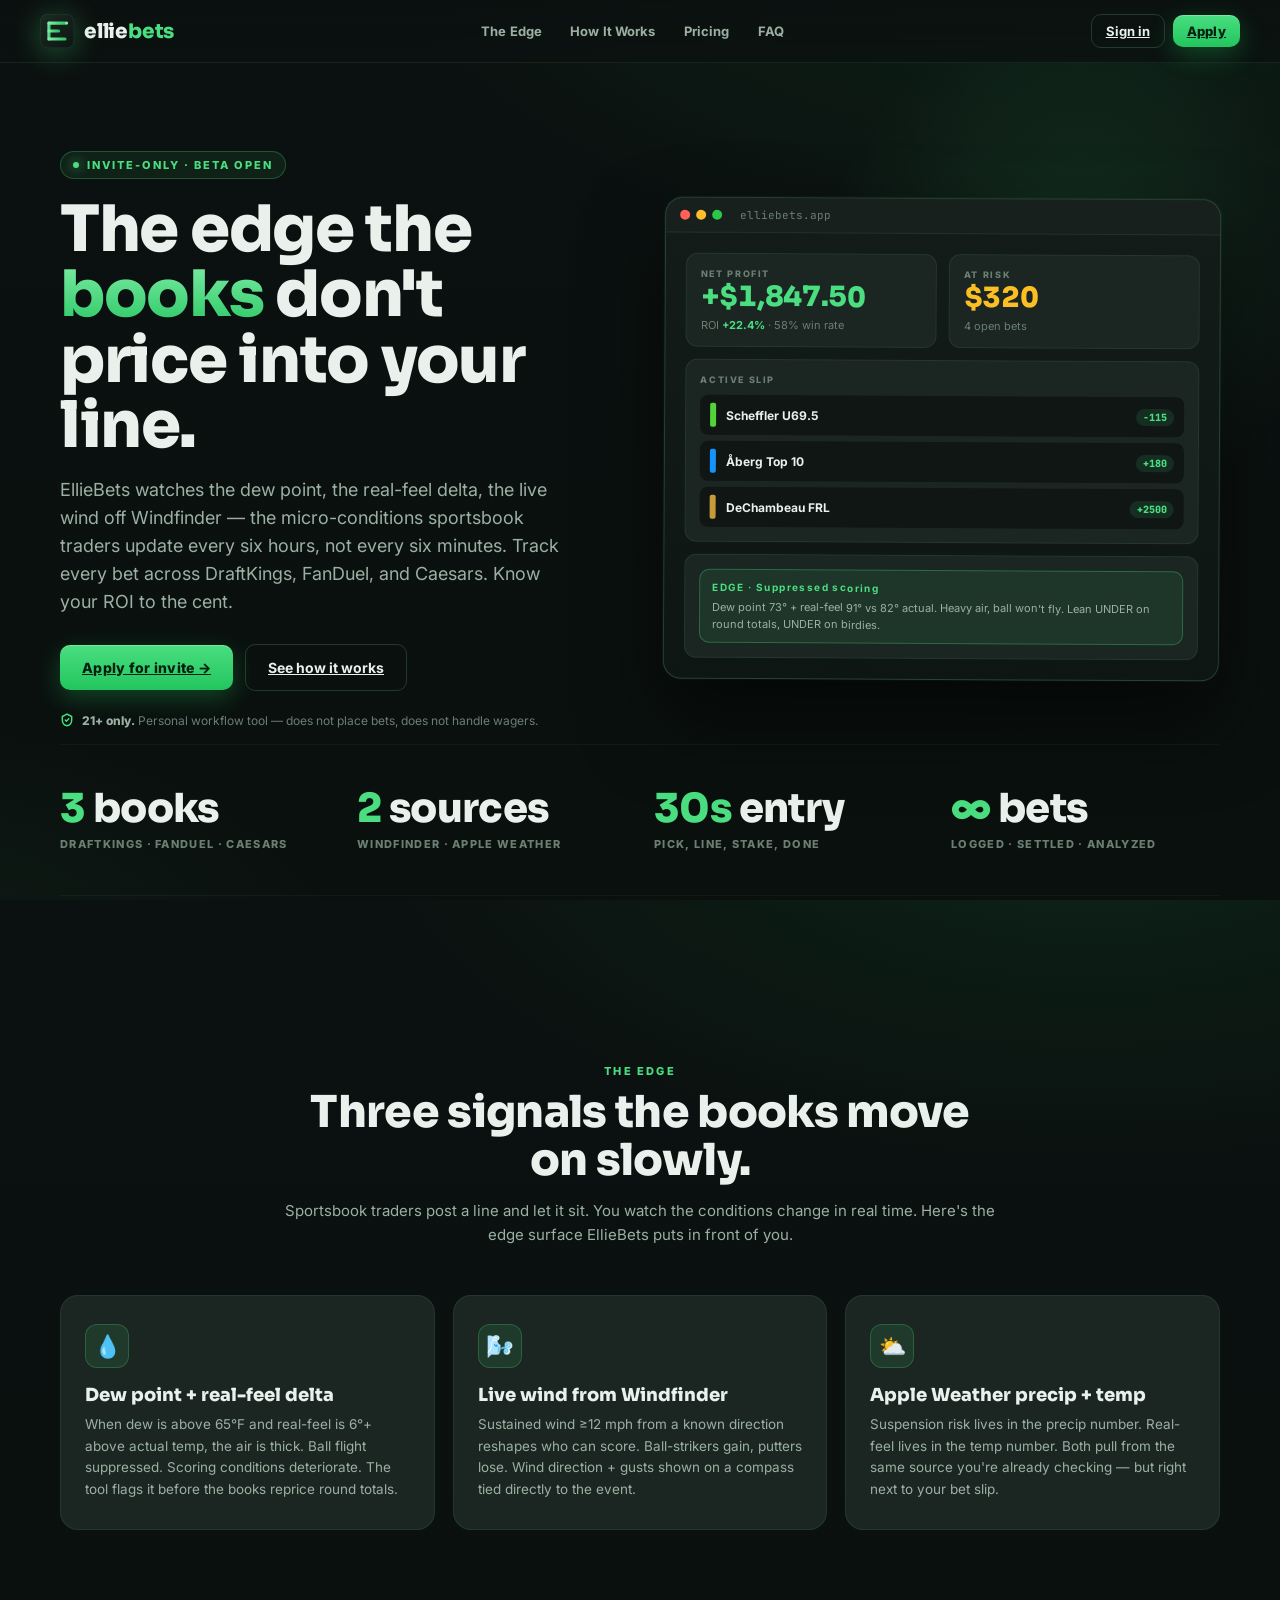
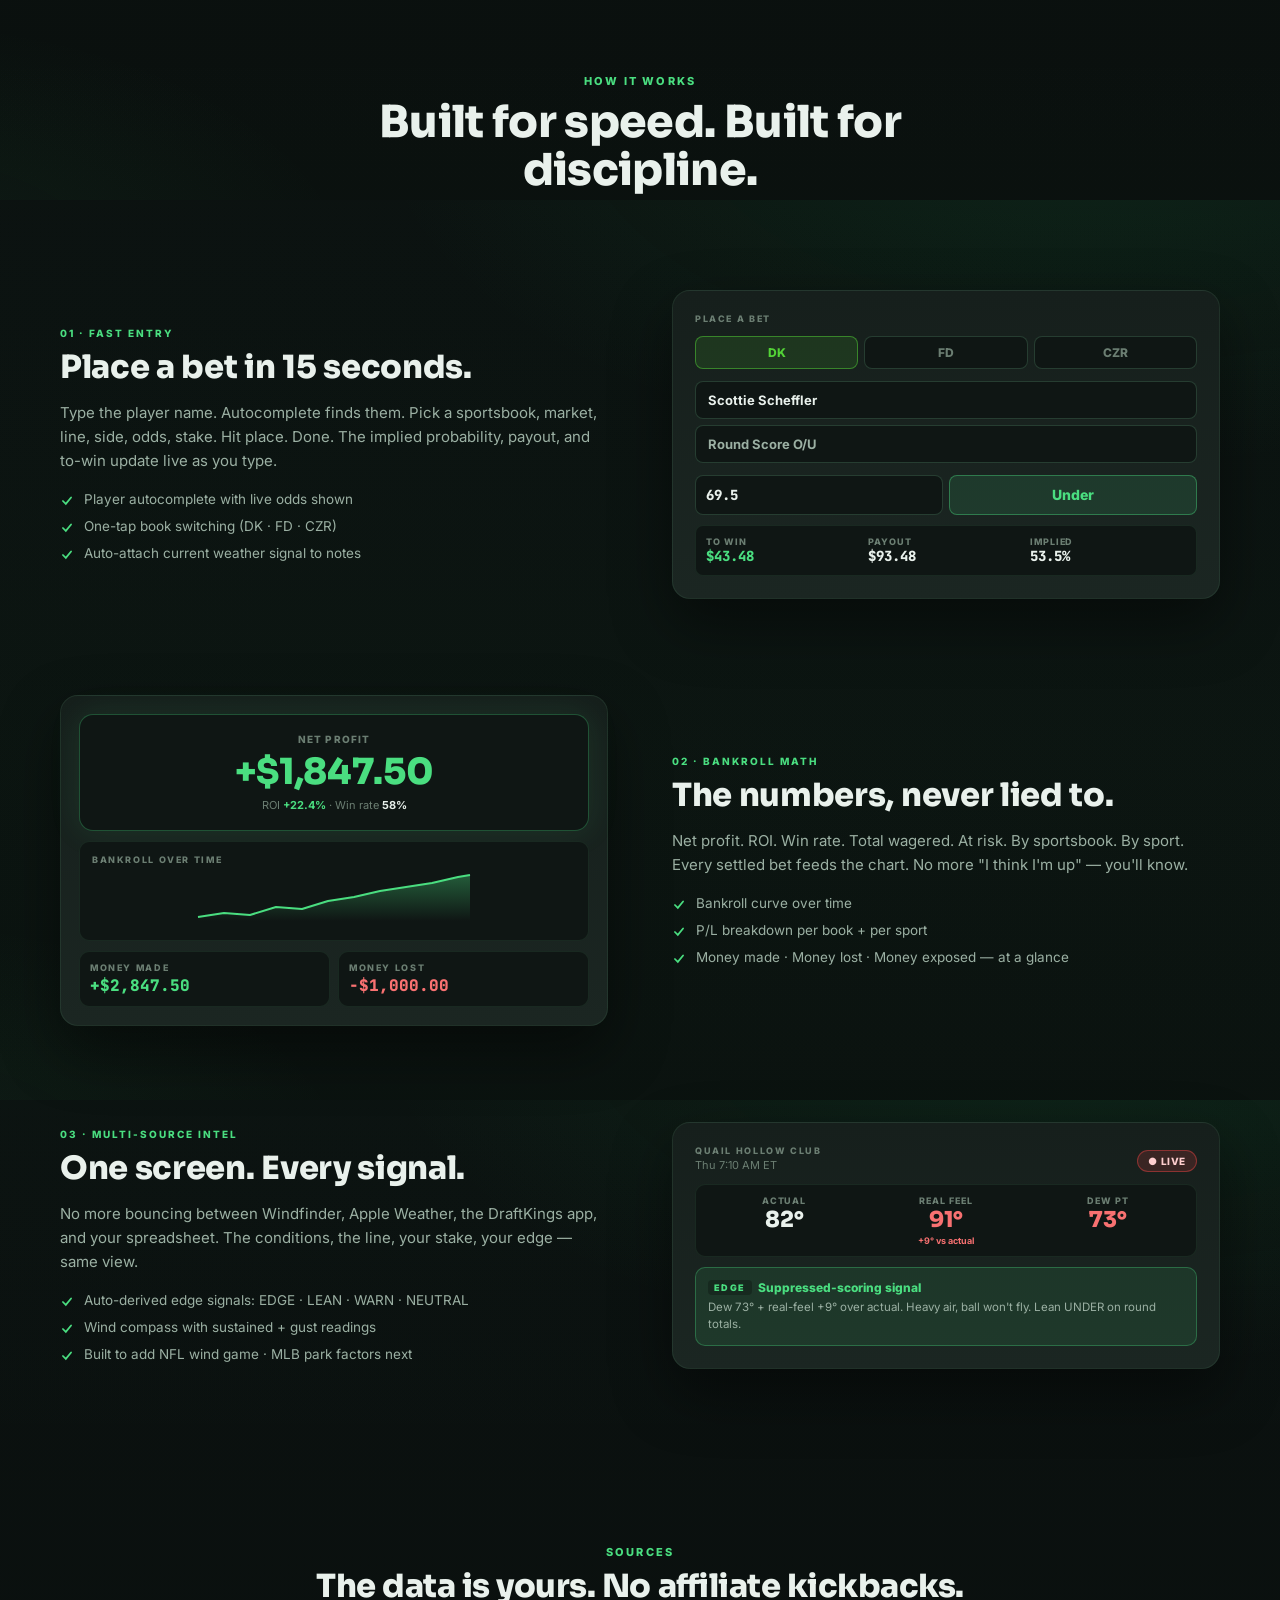
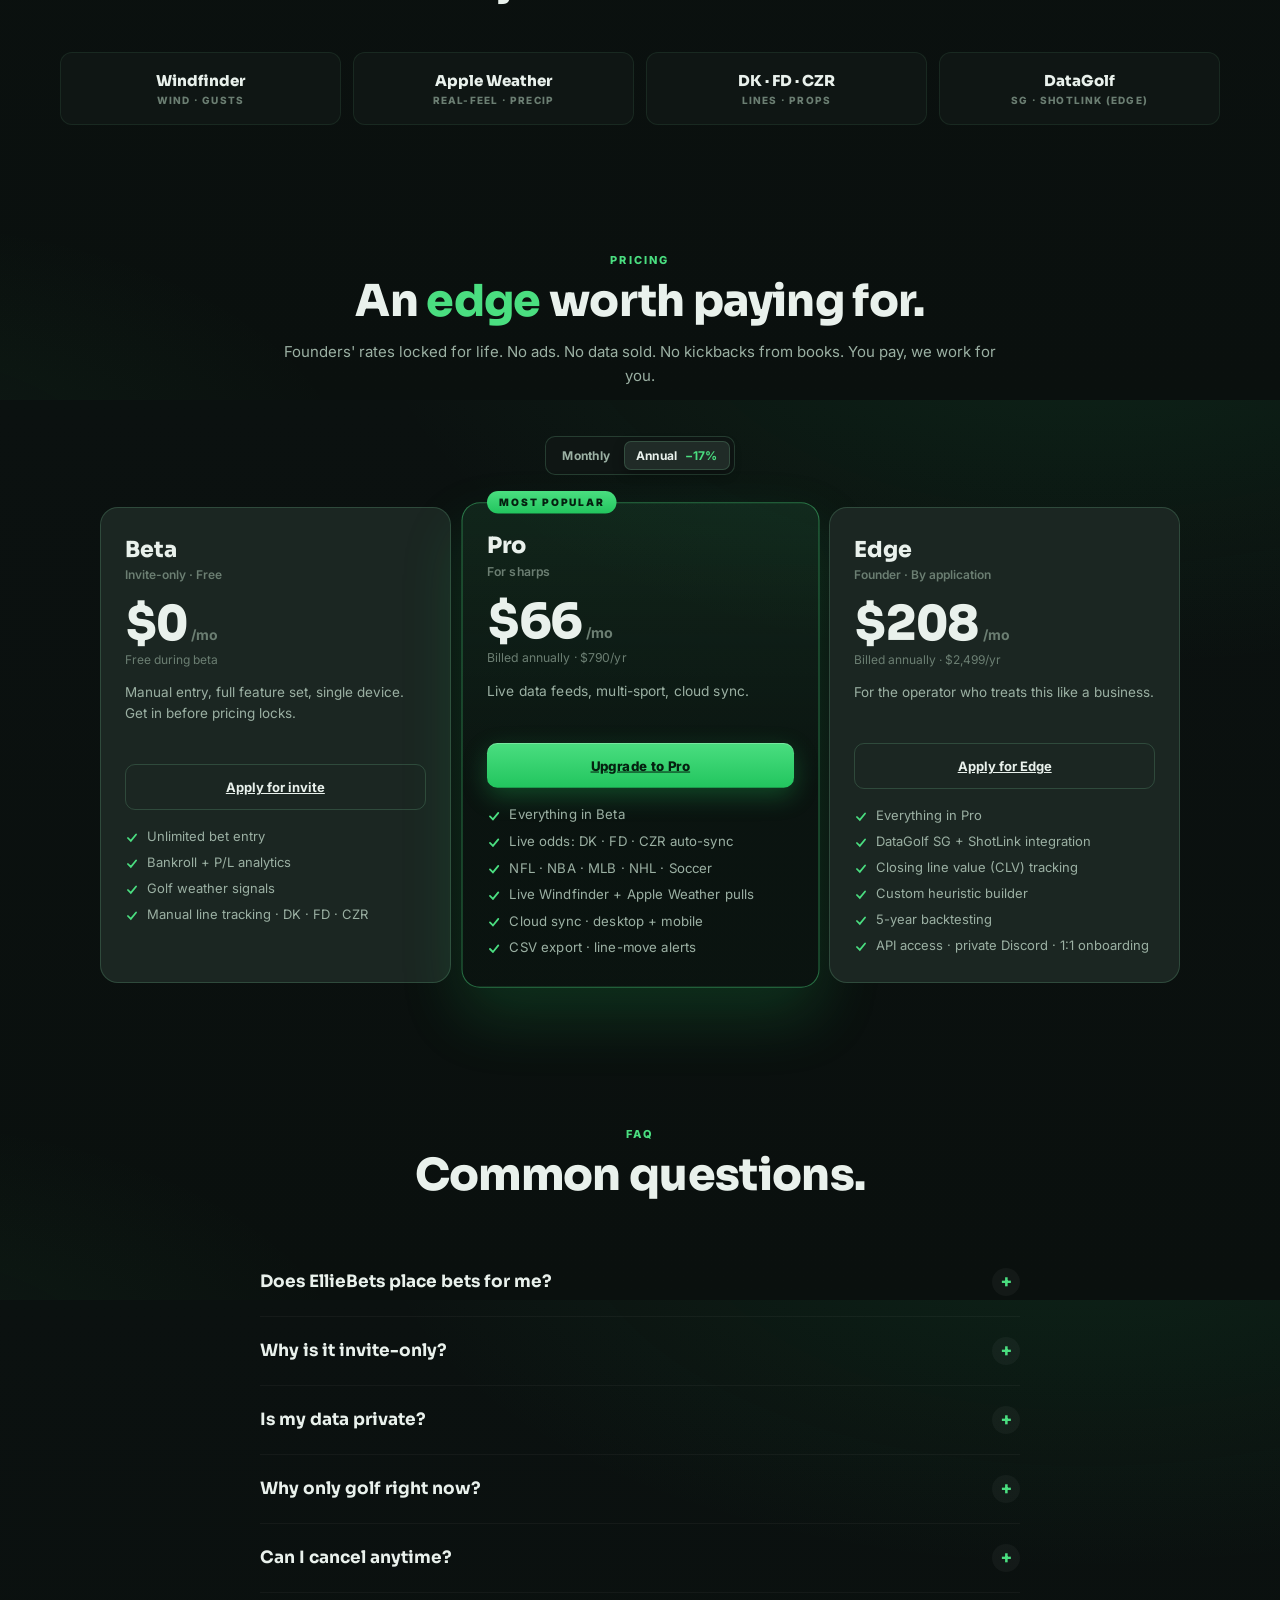
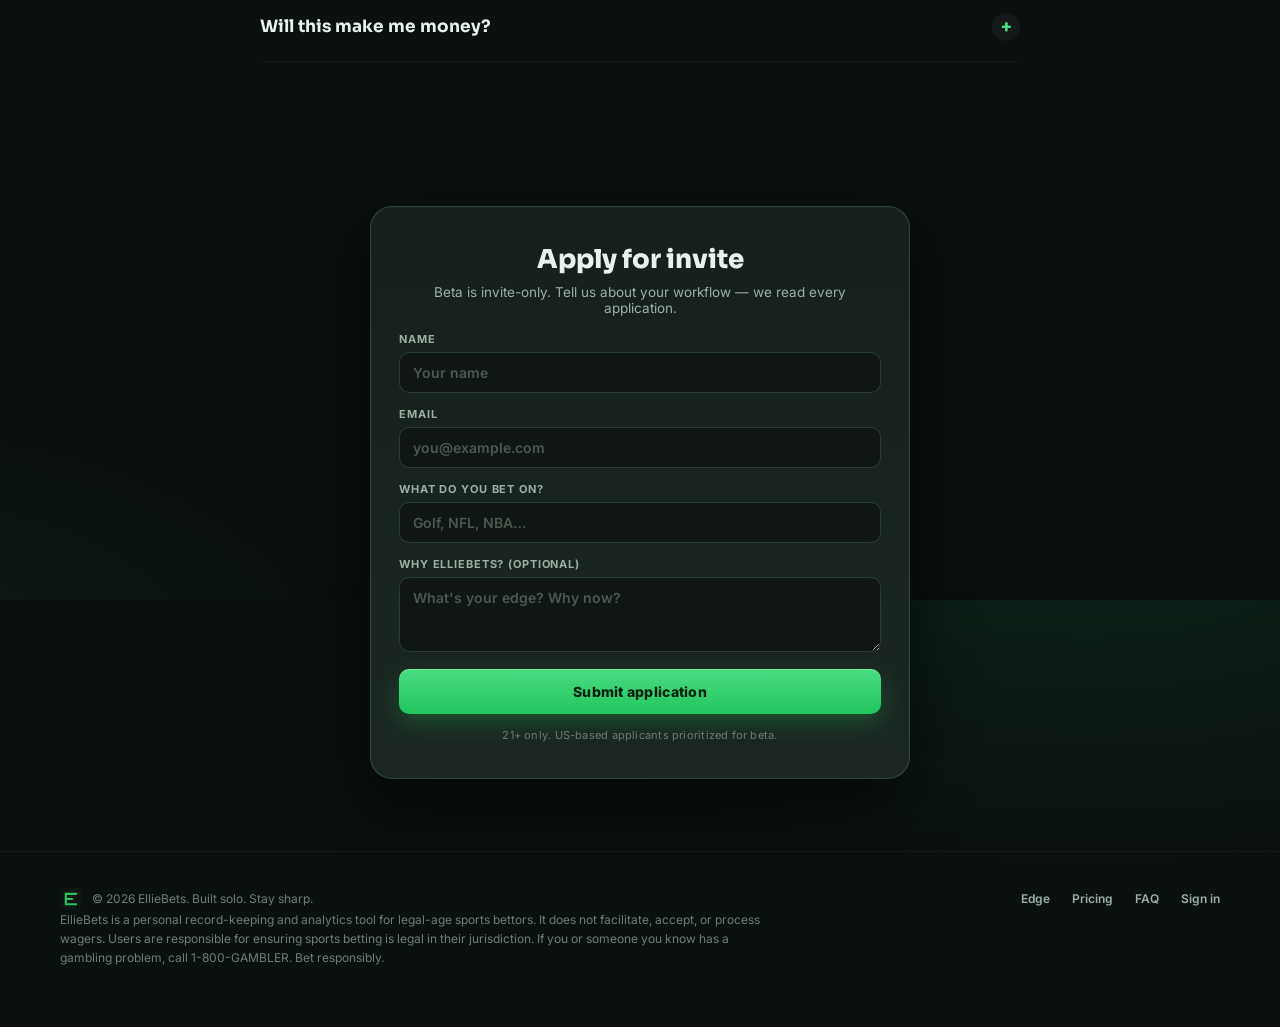
<file: index.html>
<!DOCTYPE html>
<html lang="en">
<head>
  <meta charset="UTF-8" />
  <meta name="viewport" content="width=device-width, initial-scale=1, viewport-fit=cover" />
  <title>EllieBets — The private edge-tracker for serious sports bettors</title>
  <meta name="description" content="A private, invite-only sports betting workflow tool. Live weather signals, multi-book line tracking, and the bankroll math that books don't show you. Built by one bettor, for serious bettors." />
  <meta name="theme-color" content="#0b1110" />

  <link rel="icon" href="data:image/svg+xml;utf8,<svg xmlns='http://www.w3.org/2000/svg' viewBox='0 0 64 64'><rect width='64' height='64' rx='14' fill='%230e1613'/><rect x='14' y='14' width='6' height='36' rx='3' fill='%2322c55e'/><rect x='14' y='14' width='36' height='6' rx='3' fill='%2322c55e'/><rect x='14' y='29' width='24' height='6' rx='3' fill='%2322c55e'/><rect x='14' y='44' width='36' height='6' rx='3' fill='%2322c55e'/><circle cx='50' cy='17' r='3' fill='%2386efac'/></svg>" />

  <link rel="stylesheet" href="src/styles.css" />
  <link rel="stylesheet" href="src/landing.css" />
</head>
<body>

  <!-- ── Nav ─────────────────────────────────────────── -->
  <header class="lp-nav">
    <div class="lp-wrap lp-nav-inner">
      <a href="#top" style="display: inline-flex; align-items: center; gap: 10px; text-decoration: none; color: inherit;">
        <svg width="34" height="34" viewBox="0 0 64 64" aria-label="EllieBets" role="img"
             style="filter: drop-shadow(0 4px 14px rgba(74,222,128,0.35));">
          <defs>
            <linearGradient id="ebTile" x1="0" y1="0" x2="1" y2="1">
              <stop offset="0%" stop-color="#1c2a23" /><stop offset="100%" stop-color="#0e1613" />
            </linearGradient>
            <linearGradient id="ebBar" x1="0" y1="0" x2="1" y2="0">
              <stop offset="0%" stop-color="#86efac" /><stop offset="100%" stop-color="#22c55e" />
            </linearGradient>
          </defs>
          <rect x="0" y="0" width="64" height="64" rx="14" fill="url(#ebTile)" />
          <rect x="0.5" y="0.5" width="63" height="63" rx="13.5" fill="none" stroke="rgba(74,222,128,0.18)" />
          <rect x="14" y="14" width="6" height="36" rx="3" fill="url(#ebBar)" />
          <rect x="14" y="14" width="36" height="6" rx="3" fill="url(#ebBar)" />
          <rect x="14" y="29" width="24" height="6" rx="3" fill="url(#ebBar)" opacity="0.95" />
          <rect x="14" y="44" width="36" height="6" rx="3" fill="url(#ebBar)" />
          <circle cx="50" cy="17" r="3" fill="#86efac" />
        </svg>
        <span style="font-family: var(--eb-font-display); font-weight: 900; font-size: 20px; letter-spacing: -0.01em;">
          <span style="color: var(--eb-fg-1);">ellie</span><span style="color: var(--eb-green);">bets</span>
        </span>
      </a>

      <nav class="lp-nav-links">
        <a href="#edge">The Edge</a>
        <a href="#how">How It Works</a>
        <a href="#pricing">Pricing</a>
        <a href="#faq">FAQ</a>
      </nav>

      <div class="lp-nav-cta">
        <a href="EllieBets.html" class="eb-btn eb-btn-ghost" style="padding: 8px 14px; font-size: 13px;">Sign in</a>
        <a href="#apply" class="eb-btn eb-btn-primary" style="padding: 8px 14px; font-size: 13px;">Apply</a>
        <button class="lp-mobile-toggle" aria-label="Menu" onclick="document.querySelector('.lp-mobile-menu').classList.toggle('open')">
          <svg viewBox="0 0 24 24" fill="none" stroke="currentColor" stroke-width="2.5" stroke-linecap="round">
            <line x1="4" y1="7" x2="20" y2="7"/>
            <line x1="4" y1="12" x2="20" y2="12"/>
            <line x1="4" y1="17" x2="20" y2="17"/>
          </svg>
        </button>
      </div>
    </div>
    <div class="lp-wrap">
      <div class="lp-mobile-menu">
        <a href="#edge" onclick="document.querySelector('.lp-mobile-menu').classList.remove('open')">The Edge</a>
        <a href="#how" onclick="document.querySelector('.lp-mobile-menu').classList.remove('open')">How It Works</a>
        <a href="#pricing" onclick="document.querySelector('.lp-mobile-menu').classList.remove('open')">Pricing</a>
        <a href="#faq" onclick="document.querySelector('.lp-mobile-menu').classList.remove('open')">FAQ</a>
        <a href="EllieBets.html">Sign in →</a>
      </div>
    </div>
  </header>

  <!-- ── Hero ────────────────────────────────────────── -->
  <section class="lp-hero" id="top">
    <div class="lp-wrap">
      <div class="lp-hero-grid">
        <div>
          <span class="lp-eyebrow">Invite-only · Beta open</span>
          <h1 class="lp-h1">
            The edge the <em>books</em> don't price into your line.
          </h1>
          <p class="lp-sub">
            EllieBets watches the dew point, the real-feel delta, the live wind off Windfinder — the micro-conditions sportsbook traders update every six hours, not every six minutes. Track every bet across DraftKings, FanDuel, and Caesars. Know your ROI to the cent.
          </p>

          <div class="lp-cta-row">
            <a href="#apply" class="eb-btn eb-btn-primary">Apply for invite →</a>
            <a href="#how" class="eb-btn eb-btn-ghost">See how it works</a>
          </div>

          <div class="lp-trustline">
            <svg width="14" height="14" viewBox="0 0 24 24" fill="none" stroke="var(--eb-green)" stroke-width="2.5" stroke-linecap="round">
              <path d="M12 2L4 6v6c0 5 3.5 9 8 10 4.5-1 8-5 8-10V6l-8-4z"/>
              <path d="M9 12l2 2 4-4"/>
            </svg>
            <span><strong>21+ only.</strong> Personal workflow tool — does not place bets, does not handle wagers.</span>
          </div>
        </div>

        <!-- Mockup -->
        <div class="lp-mockup">
          <div class="lp-mockup-bar">
            <i></i><i></i><i></i>
            <span>elliebets.app</span>
          </div>
          <div class="lp-mockup-body">
            <div class="lp-mockup-card">
              <div class="lp-mock-label">Net Profit</div>
              <div class="lp-mock-stat">+$1,847.50</div>
              <div style="font-size: 11px; color: var(--eb-fg-3); margin-top: 4px;">ROI <span style="color: var(--eb-green); font-weight: 700;">+22.4%</span> · 58% win rate</div>
            </div>
            <div class="lp-mockup-card">
              <div class="lp-mock-label">At Risk</div>
              <div class="lp-mock-stat" style="color: var(--eb-push);">$320</div>
              <div style="font-size: 11px; color: var(--eb-fg-3); margin-top: 4px;">4 open bets</div>
            </div>
            <div class="lp-mockup-card span-2">
              <div class="lp-mock-label" style="margin-bottom: 10px;">Active Slip</div>
              <div class="lp-mock-row">
                <span style="width: 6px; height: 24px; background: #53d337; border-radius: 2px;"></span>
                <span>Scheffler U69.5</span>
                <span class="lp-mock-pill">−115</span>
              </div>
              <div class="lp-mock-row">
                <span style="width: 6px; height: 24px; background: #1493ff; border-radius: 2px;"></span>
                <span>Åberg Top 10</span>
                <span class="lp-mock-pill">+180</span>
              </div>
              <div class="lp-mock-row">
                <span style="width: 6px; height: 24px; background: #c79b3a; border-radius: 2px;"></span>
                <span>DeChambeau FRL</span>
                <span class="lp-mock-pill">+2500</span>
              </div>
            </div>
            <div class="lp-mockup-card span-2">
              <div class="lp-mock-edge">
                <b>EDGE · Suppressed scoring</b>
                Dew point 73° + real-feel 91° vs 82° actual. Heavy air, ball won't fly. Lean UNDER on round totals, UNDER on birdies.
              </div>
            </div>
          </div>
        </div>
      </div>

      <!-- Stats strip -->
      <div class="lp-stats">
        <div>
          <div class="lp-stat-num"><em>3</em> books</div>
          <div class="lp-stat-cap">DraftKings · FanDuel · Caesars</div>
        </div>
        <div>
          <div class="lp-stat-num"><em>2</em> sources</div>
          <div class="lp-stat-cap">Windfinder · Apple Weather</div>
        </div>
        <div>
          <div class="lp-stat-num"><em>30s</em> entry</div>
          <div class="lp-stat-cap">Pick, line, stake, done</div>
        </div>
        <div>
          <div class="lp-stat-num"><em>∞</em> bets</div>
          <div class="lp-stat-cap">Logged · Settled · Analyzed</div>
        </div>
      </div>
    </div>
  </section>

  <!-- ── The Edge ────────────────────────────────────── -->
  <section class="lp-section" id="edge">
    <div class="lp-wrap">
      <div class="lp-section-head">
        <div class="lp-section-eyebrow">The Edge</div>
        <h2 class="lp-section-title">Three signals the books move on slowly.</h2>
        <p class="lp-section-sub">
          Sportsbook traders post a line and let it sit. You watch the conditions change in real time. Here's the edge surface EllieBets puts in front of you.
        </p>
      </div>

      <div class="lp-edge">
        <div class="lp-edge-card">
          <div class="ico">💧</div>
          <h3>Dew point + real-feel delta</h3>
          <p>When dew is above 65°F and real-feel is 6°+ above actual temp, the air is thick. Ball flight suppressed. Scoring conditions deteriorate. The tool flags it before the books reprice round totals.</p>
        </div>
        <div class="lp-edge-card">
          <div class="ico">🌬️</div>
          <h3>Live wind from Windfinder</h3>
          <p>Sustained wind ≥12 mph from a known direction reshapes who can score. Ball-strikers gain, putters lose. Wind direction + gusts shown on a compass tied directly to the event.</p>
        </div>
        <div class="lp-edge-card">
          <div class="ico">⛅</div>
          <h3>Apple Weather precip + temp</h3>
          <p>Suspension risk lives in the precip number. Real-feel lives in the temp number. Both pull from the same source you're already checking — but right next to your bet slip.</p>
        </div>
      </div>
    </div>
  </section>

  <!-- ── How It Works ────────────────────────────────── -->
  <section class="lp-section" id="how" style="background: linear-gradient(180deg, transparent 0%, rgba(74,222,128,0.025) 50%, transparent 100%);">
    <div class="lp-wrap">
      <div class="lp-section-head">
        <div class="lp-section-eyebrow">How It Works</div>
        <h2 class="lp-section-title">Built for speed. Built for discipline.</h2>
      </div>

      <div class="lp-feature-row">
        <div>
          <div class="lp-section-eyebrow">01 · Fast entry</div>
          <h3>Place a bet in 15 seconds.</h3>
          <p>Type the player name. Autocomplete finds them. Pick a sportsbook, market, line, side, odds, stake. Hit place. Done. The implied probability, payout, and to-win update live as you type.</p>
          <ul>
            <li><svg viewBox="0 0 24 24" fill="none" stroke="var(--eb-green)" stroke-width="3" stroke-linecap="round"><path d="M5 12l5 5 9-11"/></svg> Player autocomplete with live odds shown</li>
            <li><svg viewBox="0 0 24 24" fill="none" stroke="var(--eb-green)" stroke-width="3" stroke-linecap="round"><path d="M5 12l5 5 9-11"/></svg> One-tap book switching (DK · FD · CZR)</li>
            <li><svg viewBox="0 0 24 24" fill="none" stroke="var(--eb-green)" stroke-width="3" stroke-linecap="round"><path d="M5 12l5 5 9-11"/></svg> Auto-attach current weather signal to notes</li>
          </ul>
        </div>
        <div class="lp-visual">
          <div class="lp-mock-label" style="margin-bottom: 12px;">Place a Bet</div>
          <div style="display: grid; grid-template-columns: 1fr 1fr 1fr; gap: 6px; margin-bottom: 12px;">
            <div style="padding: 8px; background: rgba(83,211,55,0.12); border: 1px solid rgba(83,211,55,0.5); border-radius: 8px; text-align: center; font-weight: 800; font-size: 12px; color: #53d337;">DK</div>
            <div style="padding: 8px; background: var(--eb-bg-1); border: 1px solid var(--eb-border-strong); border-radius: 8px; text-align: center; font-weight: 800; font-size: 12px; color: var(--eb-fg-3);">FD</div>
            <div style="padding: 8px; background: var(--eb-bg-1); border: 1px solid var(--eb-border-strong); border-radius: 8px; text-align: center; font-weight: 800; font-size: 12px; color: var(--eb-fg-3);">CZR</div>
          </div>
          <div style="padding: 10px 12px; background: var(--eb-bg-1); border: 1px solid var(--eb-border-strong); border-radius: 8px; font-size: 13px; font-weight: 700; margin-bottom: 6px;">Scottie Scheffler</div>
          <div style="padding: 10px 12px; background: var(--eb-bg-1); border: 1px solid var(--eb-border-strong); border-radius: 8px; font-size: 13px; font-weight: 700; margin-bottom: 12px; color: var(--eb-fg-2);">Round Score O/U</div>
          <div style="display: grid; grid-template-columns: 1fr 1fr; gap: 6px; margin-bottom: 6px;">
            <div style="padding: 10px; background: var(--eb-bg-1); border: 1px solid var(--eb-border-strong); border-radius: 8px; font-family: var(--eb-font-mono); font-weight: 800;">69.5</div>
            <div style="padding: 10px; background: rgba(74,222,128,0.12); border: 1px solid rgba(74,222,128,0.4); border-radius: 8px; font-weight: 800; color: var(--eb-green); text-align: center;">Under</div>
          </div>
          <div style="display: grid; grid-template-columns: repeat(3,1fr); gap: 6px; padding: 10px; background: var(--eb-bg-1); border: 1px solid var(--eb-border); border-radius: 8px; margin-top: 10px;">
            <div><div style="font-size: 9px; color: var(--eb-fg-3); letter-spacing: 0.1em; font-weight: 800;">TO WIN</div><div style="font-family: var(--eb-font-mono); font-weight: 800; color: var(--eb-green);">$43.48</div></div>
            <div><div style="font-size: 9px; color: var(--eb-fg-3); letter-spacing: 0.1em; font-weight: 800;">PAYOUT</div><div style="font-family: var(--eb-font-mono); font-weight: 800;">$93.48</div></div>
            <div><div style="font-size: 9px; color: var(--eb-fg-3); letter-spacing: 0.1em; font-weight: 800;">IMPLIED</div><div style="font-family: var(--eb-font-mono); font-weight: 800;">53.5%</div></div>
          </div>
        </div>
      </div>

      <div class="lp-feature-row reverse">
        <div>
          <div class="lp-section-eyebrow">02 · Bankroll math</div>
          <h3>The numbers, never lied to.</h3>
          <p>Net profit. ROI. Win rate. Total wagered. At risk. By sportsbook. By sport. Every settled bet feeds the chart. No more "I think I'm up" — you'll know.</p>
          <ul>
            <li><svg viewBox="0 0 24 24" fill="none" stroke="var(--eb-green)" stroke-width="3" stroke-linecap="round"><path d="M5 12l5 5 9-11"/></svg> Bankroll curve over time</li>
            <li><svg viewBox="0 0 24 24" fill="none" stroke="var(--eb-green)" stroke-width="3" stroke-linecap="round"><path d="M5 12l5 5 9-11"/></svg> P/L breakdown per book + per sport</li>
            <li><svg viewBox="0 0 24 24" fill="none" stroke="var(--eb-green)" stroke-width="3" stroke-linecap="round"><path d="M5 12l5 5 9-11"/></svg> Money made · Money lost · Money exposed — at a glance</li>
          </ul>
        </div>
        <div class="lp-visual" style="padding: 18px;">
          <div style="padding: 18px; background: var(--eb-bg-1); border: 1px solid rgba(74,222,128,0.30); border-radius: 14px; text-align: center; box-shadow: 0 0 32px rgba(74,222,128,0.10);">
            <div style="font-size: 10px; letter-spacing: 0.12em; text-transform: uppercase; color: var(--eb-fg-3); font-weight: 800;">Net Profit</div>
            <div style="font-family: var(--eb-font-display); font-weight: 900; font-size: 36px; color: var(--eb-green); letter-spacing: -0.01em; margin-top: 4px;">+$1,847.50</div>
            <div style="font-size: 11px; color: var(--eb-fg-3); margin-top: 4px;">ROI <span style="color: var(--eb-green); font-weight: 700;">+22.4%</span> · Win rate <span style="color: var(--eb-fg-1); font-weight: 700;">58%</span></div>
          </div>
          <div style="padding: 12px; background: var(--eb-bg-1); border: 1px solid var(--eb-border); border-radius: 10px; margin-top: 10px;">
            <div class="lp-mock-label">Bankroll over time</div>
            <svg viewBox="0 0 280 56" style="width: 100%; height: 56px; margin-top: 4px;">
              <defs>
                <linearGradient id="lpSpark" x1="0" y1="0" x2="0" y2="1">
                  <stop offset="0%" stop-color="#4ade80" stop-opacity="0.35"/><stop offset="100%" stop-color="#4ade80" stop-opacity="0"/>
                </linearGradient>
              </defs>
              <path d="M 4 48 L 30 44 L 56 46 L 82 38 L 108 40 L 134 32 L 160 28 L 186 22 L 212 18 L 238 14 L 264 8 L 276 6 L 276 52 L 4 52 Z" fill="url(#lpSpark)"/>
              <path d="M 4 48 L 30 44 L 56 46 L 82 38 L 108 40 L 134 32 L 160 28 L 186 22 L 212 18 L 238 14 L 264 8 L 276 6" fill="none" stroke="#4ade80" stroke-width="2" stroke-linejoin="round"/>
            </svg>
          </div>
          <div style="display: grid; grid-template-columns: 1fr 1fr; gap: 8px; margin-top: 10px;">
            <div style="padding: 10px; background: var(--eb-bg-1); border: 1px solid var(--eb-border); border-radius: 10px;">
              <div class="lp-mock-label">Money Made</div>
              <div style="font-family: var(--eb-font-mono); font-weight: 800; font-size: 16px; color: var(--eb-green); margin-top: 2px;">+$2,847.50</div>
            </div>
            <div style="padding: 10px; background: var(--eb-bg-1); border: 1px solid var(--eb-border); border-radius: 10px;">
              <div class="lp-mock-label">Money Lost</div>
              <div style="font-family: var(--eb-font-mono); font-weight: 800; font-size: 16px; color: var(--eb-loss); margin-top: 2px;">−$1,000.00</div>
            </div>
          </div>
        </div>
      </div>

      <div class="lp-feature-row">
        <div>
          <div class="lp-section-eyebrow">03 · Multi-source intel</div>
          <h3>One screen. Every signal.</h3>
          <p>No more bouncing between Windfinder, Apple Weather, the DraftKings app, and your spreadsheet. The conditions, the line, your stake, your edge — same view.</p>
          <ul>
            <li><svg viewBox="0 0 24 24" fill="none" stroke="var(--eb-green)" stroke-width="3" stroke-linecap="round"><path d="M5 12l5 5 9-11"/></svg> Auto-derived edge signals: EDGE · LEAN · WARN · NEUTRAL</li>
            <li><svg viewBox="0 0 24 24" fill="none" stroke="var(--eb-green)" stroke-width="3" stroke-linecap="round"><path d="M5 12l5 5 9-11"/></svg> Wind compass with sustained + gust readings</li>
            <li><svg viewBox="0 0 24 24" fill="none" stroke="var(--eb-green)" stroke-width="3" stroke-linecap="round"><path d="M5 12l5 5 9-11"/></svg> Built to add NFL wind game · MLB park factors next</li>
          </ul>
        </div>
        <div class="lp-visual">
          <div style="display: flex; justify-content: space-between; align-items: flex-end; margin-bottom: 12px;">
            <div>
              <div class="lp-mock-label">Quail Hollow Club</div>
              <div style="font-size: 11px; color: var(--eb-fg-3); margin-top: 2px;">Thu 7:10 AM ET</div>
            </div>
            <div style="font-size: 10px; padding: 4px 10px; background: rgba(239,68,68,0.16); border: 1px solid rgba(239,68,68,0.45); border-radius: 999px; color: #ffcfcf; font-weight: 800; letter-spacing: 0.06em;">● LIVE</div>
          </div>
          <div style="display: grid; grid-template-columns: 1fr 1fr 1fr; gap: 6px; background: var(--eb-bg-1); border: 1px solid var(--eb-border); border-radius: 10px; padding: 10px;">
            <div style="text-align: center;"><div style="font-size: 9px; color: var(--eb-fg-3); letter-spacing: 0.1em; font-weight: 800;">ACTUAL</div><div style="font-family: var(--eb-font-display); font-weight: 800; font-size: 22px;">82°</div></div>
            <div style="text-align: center;"><div style="font-size: 9px; color: var(--eb-fg-3); letter-spacing: 0.1em; font-weight: 800;">REAL FEEL</div><div style="font-family: var(--eb-font-display); font-weight: 800; font-size: 22px; color: var(--eb-loss);">91°</div><div style="font-size: 9px; color: var(--eb-loss); font-weight: 700; margin-top: 2px;">+9° vs actual</div></div>
            <div style="text-align: center;"><div style="font-size: 9px; color: var(--eb-fg-3); letter-spacing: 0.1em; font-weight: 800;">DEW PT</div><div style="font-family: var(--eb-font-display); font-weight: 800; font-size: 22px; color: var(--eb-loss);">73°</div></div>
          </div>
          <div style="padding: 12px; background: rgba(74,222,128,0.10); border: 1px solid rgba(74,222,128,0.32); border-radius: 10px; margin-top: 10px;">
            <div style="display: flex; align-items: center; gap: 6px; margin-bottom: 4px;">
              <span style="font-size: 9px; font-weight: 900; letter-spacing: 0.16em; color: var(--eb-green); padding: 2px 6px; border-radius: 4px; background: rgba(0,0,0,0.25);">EDGE</span>
              <span style="font-size: 12px; font-weight: 800; color: var(--eb-green);">Suppressed-scoring signal</span>
            </div>
            <div style="font-size: 11.5px; color: var(--eb-fg-2); line-height: 1.45;">Dew 73° + real-feel +9° over actual. Heavy air, ball won't fly. Lean UNDER on round totals.</div>
          </div>
        </div>
      </div>
    </div>
  </section>

  <!-- ── Sources ─────────────────────────────────────── -->
  <section class="lp-section tight">
    <div class="lp-wrap">
      <div class="lp-section-head">
        <div class="lp-section-eyebrow">Sources</div>
        <h2 class="lp-section-title" style="font-size: clamp(22px, 3vw, 32px);">The data is yours. No affiliate kickbacks.</h2>
      </div>
      <div class="lp-sources">
        <div class="lp-source"><div class="lp-source-name">Windfinder</div><div class="lp-source-cap">Wind · Gusts</div></div>
        <div class="lp-source"><div class="lp-source-name">Apple Weather</div><div class="lp-source-cap">Real-feel · Precip</div></div>
        <div class="lp-source"><div class="lp-source-name">DK · FD · CZR</div><div class="lp-source-cap">Lines · Props</div></div>
        <div class="lp-source"><div class="lp-source-name">DataGolf</div><div class="lp-source-cap">SG · ShotLink (Edge)</div></div>
      </div>
    </div>
  </section>

  <!-- ── Pricing ─────────────────────────────────────── -->
  <section class="lp-section" id="pricing">
    <div class="lp-wrap">
      <div class="lp-section-head">
        <div class="lp-section-eyebrow">Pricing</div>
        <h2 class="lp-section-title">An <span style="color: var(--eb-green);">edge</span> worth paying for.</h2>
        <p class="lp-section-sub">Founders' rates locked for life. No ads. No data sold. No kickbacks from books. You pay, we work for you.</p>
      </div>

      <div class="lp-billing-toggle">
        <div class="eb-seg" style="padding: 4px;">
          <button id="bill-monthly" aria-pressed="false" onclick="setBilling('monthly')">Monthly</button>
          <button id="bill-annual" aria-pressed="true" onclick="setBilling('annual')">Annual <span style="color: var(--eb-green); margin-left: 4px;">−17%</span></button>
        </div>
      </div>

      <div class="lp-pricing-grid">
        <!-- Beta -->
        <div class="lp-tier">
          <h3>Beta</h3>
          <div class="tag">Invite-only · Free</div>
          <div class="lp-tier-price">
            <span class="num">$0</span><span class="per">/mo</span>
          </div>
          <div class="lp-tier-billing">Free during beta</div>
          <div class="lp-tier-desc">Manual entry, full feature set, single device. Get in before pricing locks.</div>
          <a href="#apply" class="eb-btn eb-btn-ghost">Apply for invite</a>
          <ul>
            <li><svg viewBox="0 0 24 24" fill="none" stroke="var(--eb-green)" stroke-width="3" stroke-linecap="round"><path d="M5 12l5 5 9-11"/></svg> Unlimited bet entry</li>
            <li><svg viewBox="0 0 24 24" fill="none" stroke="var(--eb-green)" stroke-width="3" stroke-linecap="round"><path d="M5 12l5 5 9-11"/></svg> Bankroll + P/L analytics</li>
            <li><svg viewBox="0 0 24 24" fill="none" stroke="var(--eb-green)" stroke-width="3" stroke-linecap="round"><path d="M5 12l5 5 9-11"/></svg> Golf weather signals</li>
            <li><svg viewBox="0 0 24 24" fill="none" stroke="var(--eb-green)" stroke-width="3" stroke-linecap="round"><path d="M5 12l5 5 9-11"/></svg> Manual line tracking · DK · FD · CZR</li>
          </ul>
        </div>

        <!-- Pro (featured) -->
        <div class="lp-tier featured">
          <span class="lp-tier-badge">MOST POPULAR</span>
          <h3>Pro</h3>
          <div class="tag">For sharps</div>
          <div class="lp-tier-price">
            <span class="num" data-monthly="79" data-annual="66">$66</span><span class="per">/mo</span>
          </div>
          <div class="lp-tier-billing" id="bill-pro">Billed annually · $790/yr</div>
          <div class="lp-tier-desc">Live data feeds, multi-sport, cloud sync.</div>
          <a href="#apply" class="eb-btn eb-btn-primary">Upgrade to Pro</a>
          <ul>
            <li><svg viewBox="0 0 24 24" fill="none" stroke="var(--eb-green)" stroke-width="3" stroke-linecap="round"><path d="M5 12l5 5 9-11"/></svg> Everything in Beta</li>
            <li><svg viewBox="0 0 24 24" fill="none" stroke="var(--eb-green)" stroke-width="3" stroke-linecap="round"><path d="M5 12l5 5 9-11"/></svg> Live odds: DK · FD · CZR auto-sync</li>
            <li><svg viewBox="0 0 24 24" fill="none" stroke="var(--eb-green)" stroke-width="3" stroke-linecap="round"><path d="M5 12l5 5 9-11"/></svg> NFL · NBA · MLB · NHL · Soccer</li>
            <li><svg viewBox="0 0 24 24" fill="none" stroke="var(--eb-green)" stroke-width="3" stroke-linecap="round"><path d="M5 12l5 5 9-11"/></svg> Live Windfinder + Apple Weather pulls</li>
            <li><svg viewBox="0 0 24 24" fill="none" stroke="var(--eb-green)" stroke-width="3" stroke-linecap="round"><path d="M5 12l5 5 9-11"/></svg> Cloud sync · desktop + mobile</li>
            <li><svg viewBox="0 0 24 24" fill="none" stroke="var(--eb-green)" stroke-width="3" stroke-linecap="round"><path d="M5 12l5 5 9-11"/></svg> CSV export · line-move alerts</li>
          </ul>
        </div>

        <!-- Edge -->
        <div class="lp-tier">
          <h3>Edge</h3>
          <div class="tag">Founder · By application</div>
          <div class="lp-tier-price">
            <span class="num" data-monthly="299" data-annual="208">$208</span><span class="per">/mo</span>
          </div>
          <div class="lp-tier-billing" id="bill-edge">Billed annually · $2,499/yr</div>
          <div class="lp-tier-desc">For the operator who treats this like a business.</div>
          <a href="#apply" class="eb-btn eb-btn-ghost">Apply for Edge</a>
          <ul>
            <li><svg viewBox="0 0 24 24" fill="none" stroke="var(--eb-green)" stroke-width="3" stroke-linecap="round"><path d="M5 12l5 5 9-11"/></svg> Everything in Pro</li>
            <li><svg viewBox="0 0 24 24" fill="none" stroke="var(--eb-green)" stroke-width="3" stroke-linecap="round"><path d="M5 12l5 5 9-11"/></svg> DataGolf SG + ShotLink integration</li>
            <li><svg viewBox="0 0 24 24" fill="none" stroke="var(--eb-green)" stroke-width="3" stroke-linecap="round"><path d="M5 12l5 5 9-11"/></svg> Closing line value (CLV) tracking</li>
            <li><svg viewBox="0 0 24 24" fill="none" stroke="var(--eb-green)" stroke-width="3" stroke-linecap="round"><path d="M5 12l5 5 9-11"/></svg> Custom heuristic builder</li>
            <li><svg viewBox="0 0 24 24" fill="none" stroke="var(--eb-green)" stroke-width="3" stroke-linecap="round"><path d="M5 12l5 5 9-11"/></svg> 5-year backtesting</li>
            <li><svg viewBox="0 0 24 24" fill="none" stroke="var(--eb-green)" stroke-width="3" stroke-linecap="round"><path d="M5 12l5 5 9-11"/></svg> API access · private Discord · 1:1 onboarding</li>
          </ul>
        </div>
      </div>
    </div>
  </section>

  <!-- ── FAQ ────────────────────────────────────────── -->
  <section class="lp-section" id="faq">
    <div class="lp-wrap">
      <div class="lp-section-head">
        <div class="lp-section-eyebrow">FAQ</div>
        <h2 class="lp-section-title">Common questions.</h2>
      </div>

      <div class="lp-faq">
        <div class="lp-faq-item">
          <button class="lp-faq-q" onclick="this.parentElement.classList.toggle('open')">
            <span>Does EllieBets place bets for me?</span><span class="plus">+</span>
          </button>
          <div class="lp-faq-a">
            <p>No. EllieBets is a personal workflow tool. It never connects to a sportsbook account, never moves money, and never holds funds. You place your own bets on DK, FD, or Caesars — EllieBets is where you log them, watch the conditions, and track your bankroll.</p>
          </div>
        </div>
        <div class="lp-faq-item">
          <button class="lp-faq-q" onclick="this.parentElement.classList.toggle('open')">
            <span>Why is it invite-only?</span><span class="plus">+</span>
          </button>
          <div class="lp-faq-a">
            <p>Quality over volume. The founder hand-reviews every applicant during beta. If you're a serious bettor with a real workflow, you'll get in fast.</p>
          </div>
        </div>
        <div class="lp-faq-item">
          <button class="lp-faq-q" onclick="this.parentElement.classList.toggle('open')">
            <span>Is my data private?</span><span class="plus">+</span>
          </button>
          <div class="lp-faq-a">
            <p>Yes. Your bets, your notes, your bankroll — locked to your account, encrypted at rest, never sold, never shared. The only thing the team sees is anonymized aggregates to improve the signal engine.</p>
          </div>
        </div>
        <div class="lp-faq-item">
          <button class="lp-faq-q" onclick="this.parentElement.classList.toggle('open')">
            <span>Why only golf right now?</span><span class="plus">+</span>
          </button>
          <div class="lp-faq-a">
            <p>Because weather signals are the strongest, slowest-moving edge in golf — and that's where this tool started. NFL wind games, MLB park factors, and NBA rest models are next on the roadmap. The sport switcher is already in the app.</p>
          </div>
        </div>
        <div class="lp-faq-item">
          <button class="lp-faq-q" onclick="this.parentElement.classList.toggle('open')">
            <span>Can I cancel anytime?</span><span class="plus">+</span>
          </button>
          <div class="lp-faq-a">
            <p>Yes, no questions asked. Annual subscribers get pro-rated refunds. Founders' rates lock in for life — if you join at $66/mo and we raise prices, you stay at $66/mo forever.</p>
          </div>
        </div>
        <div class="lp-faq-item">
          <button class="lp-faq-q" onclick="this.parentElement.classList.toggle('open')">
            <span>Will this make me money?</span><span class="plus">+</span>
          </button>
          <div class="lp-faq-a">
            <p>Honest answer: not by itself. EllieBets is a tool. Discipline, bankroll management, and your own read on the markets are what make money. The tool gives you faster information, cleaner math, and a record of every decision so you can improve over time. No tool guarantees profit. Anyone who tells you otherwise is selling something fake.</p>
          </div>
        </div>
      </div>
    </div>
  </section>

  <!-- ── Apply ───────────────────────────────────────── -->
  <section class="lp-section" id="apply">
    <div class="lp-wrap">
      <div class="lp-apply">
        <div id="apply-form">
          <h3>Apply for invite</h3>
          <p>Beta is invite-only. Tell us about your workflow — we read every application.</p>
          <form onsubmit="submitApply(event)">
            <div>
              <label class="eb-label">Name</label>
              <input class="eb-input" name="name" placeholder="Your name" required />
            </div>
            <div>
              <label class="eb-label">Email</label>
              <input class="eb-input" type="email" name="email" placeholder="you@example.com" required />
            </div>
            <div>
              <label class="eb-label">What do you bet on?</label>
              <input class="eb-input" name="sports" placeholder="Golf, NFL, NBA…" />
            </div>
            <div>
              <label class="eb-label">Why EllieBets? (optional)</label>
              <textarea class="eb-textarea" name="why" rows="3" placeholder="What's your edge? Why now?" style="resize: vertical;"></textarea>
            </div>
            <button type="submit" class="eb-btn eb-btn-primary" style="padding: 14px; font-size: 14px;">Submit application</button>
            <div class="eb-hint" style="text-align: center;">21+ only. US-based applicants prioritized for beta.</div>
          </form>
        </div>
        <div id="apply-success" class="lp-apply-success" style="display: none;">
          <div class="check">
            <svg width="28" height="28" viewBox="0 0 24 24" fill="none" stroke="var(--eb-green)" stroke-width="3" stroke-linecap="round" stroke-linejoin="round">
              <path d="M5 12l5 5 9-11" />
            </svg>
          </div>
          <h3 style="font-family: var(--eb-font-display); font-weight: 900; font-size: 22px; margin: 8px 0 6px;">Application received.</h3>
          <p style="color: var(--eb-fg-2); font-size: 13.5px; margin: 0;">We'll review and get back to you within 48 hours.</p>
        </div>
      </div>
    </div>
  </section>

  <!-- ── Footer ──────────────────────────────────────── -->
  <footer class="lp-footer">
    <div class="lp-wrap">
      <div class="lp-footer-grid">
        <div style="display: flex; align-items: center; gap: 10px;">
          <svg width="22" height="22" viewBox="0 0 64 64" aria-hidden="true">
            <rect width="64" height="64" rx="14" fill="#0e1613" />
            <rect x="14" y="14" width="6" height="36" rx="3" fill="#22c55e" />
            <rect x="14" y="14" width="36" height="6" rx="3" fill="#22c55e" />
            <rect x="14" y="29" width="24" height="6" rx="3" fill="#22c55e" />
            <rect x="14" y="44" width="36" height="6" rx="3" fill="#22c55e" />
          </svg>
          <p>© 2026 EllieBets. Built solo. Stay sharp.</p>
        </div>
        <div class="lp-footer-links">
          <a href="#edge">Edge</a>
          <a href="#pricing">Pricing</a>
          <a href="#faq">FAQ</a>
          <a href="EllieBets.html">Sign in</a>
        </div>
      </div>
      <p class="lp-disclaimer">
        EllieBets is a personal record-keeping and analytics tool for legal-age sports bettors. It does not facilitate, accept, or process wagers. Users are responsible for ensuring sports betting is legal in their jurisdiction. If you or someone you know has a gambling problem, call 1-800-GAMBLER. Bet responsibly.
      </p>
    </div>
  </footer>

  <!-- Sticky mobile CTA -->
  <div class="lp-sticky-cta">
    <a href="#apply" class="eb-btn eb-btn-primary">Apply for invite →</a>
  </div>

  <script>
    function setBilling(mode) {
      const monthly = document.getElementById('bill-monthly');
      const annual = document.getElementById('bill-annual');
      monthly.setAttribute('aria-pressed', mode === 'monthly');
      annual.setAttribute('aria-pressed', mode === 'annual');

      document.querySelectorAll('.lp-tier-price .num').forEach(el => {
        const m = el.dataset.monthly, a = el.dataset.annual;
        if (!m || !a) return;
        el.textContent = '$' + (mode === 'annual' ? a : m);
      });

      const pro = document.getElementById('bill-pro');
      const edge = document.getElementById('bill-edge');
      if (mode === 'annual') {
        pro.textContent = 'Billed annually · $790/yr';
        edge.textContent = 'Billed annually · $2,499/yr';
      } else {
        pro.textContent = 'Billed monthly · cancel anytime';
        edge.textContent = 'Billed monthly · cancel anytime';
      }
    }

    function submitApply(e) {
      e.preventDefault();
      const data = Object.fromEntries(new FormData(e.target));
      // In real life: POST to /api/applications or Firestore.
      console.log('Application:', data);
      document.getElementById('apply-form').style.display = 'none';
      document.getElementById('apply-success').style.display = 'block';
      // Scroll success card into view without scrollIntoView
      const target = document.getElementById('apply');
      const y = target.getBoundingClientRect().top + window.scrollY - 60;
      window.scrollTo({ top: y, behavior: 'smooth' });
    }
  </script>
</body>
</html>
</file>
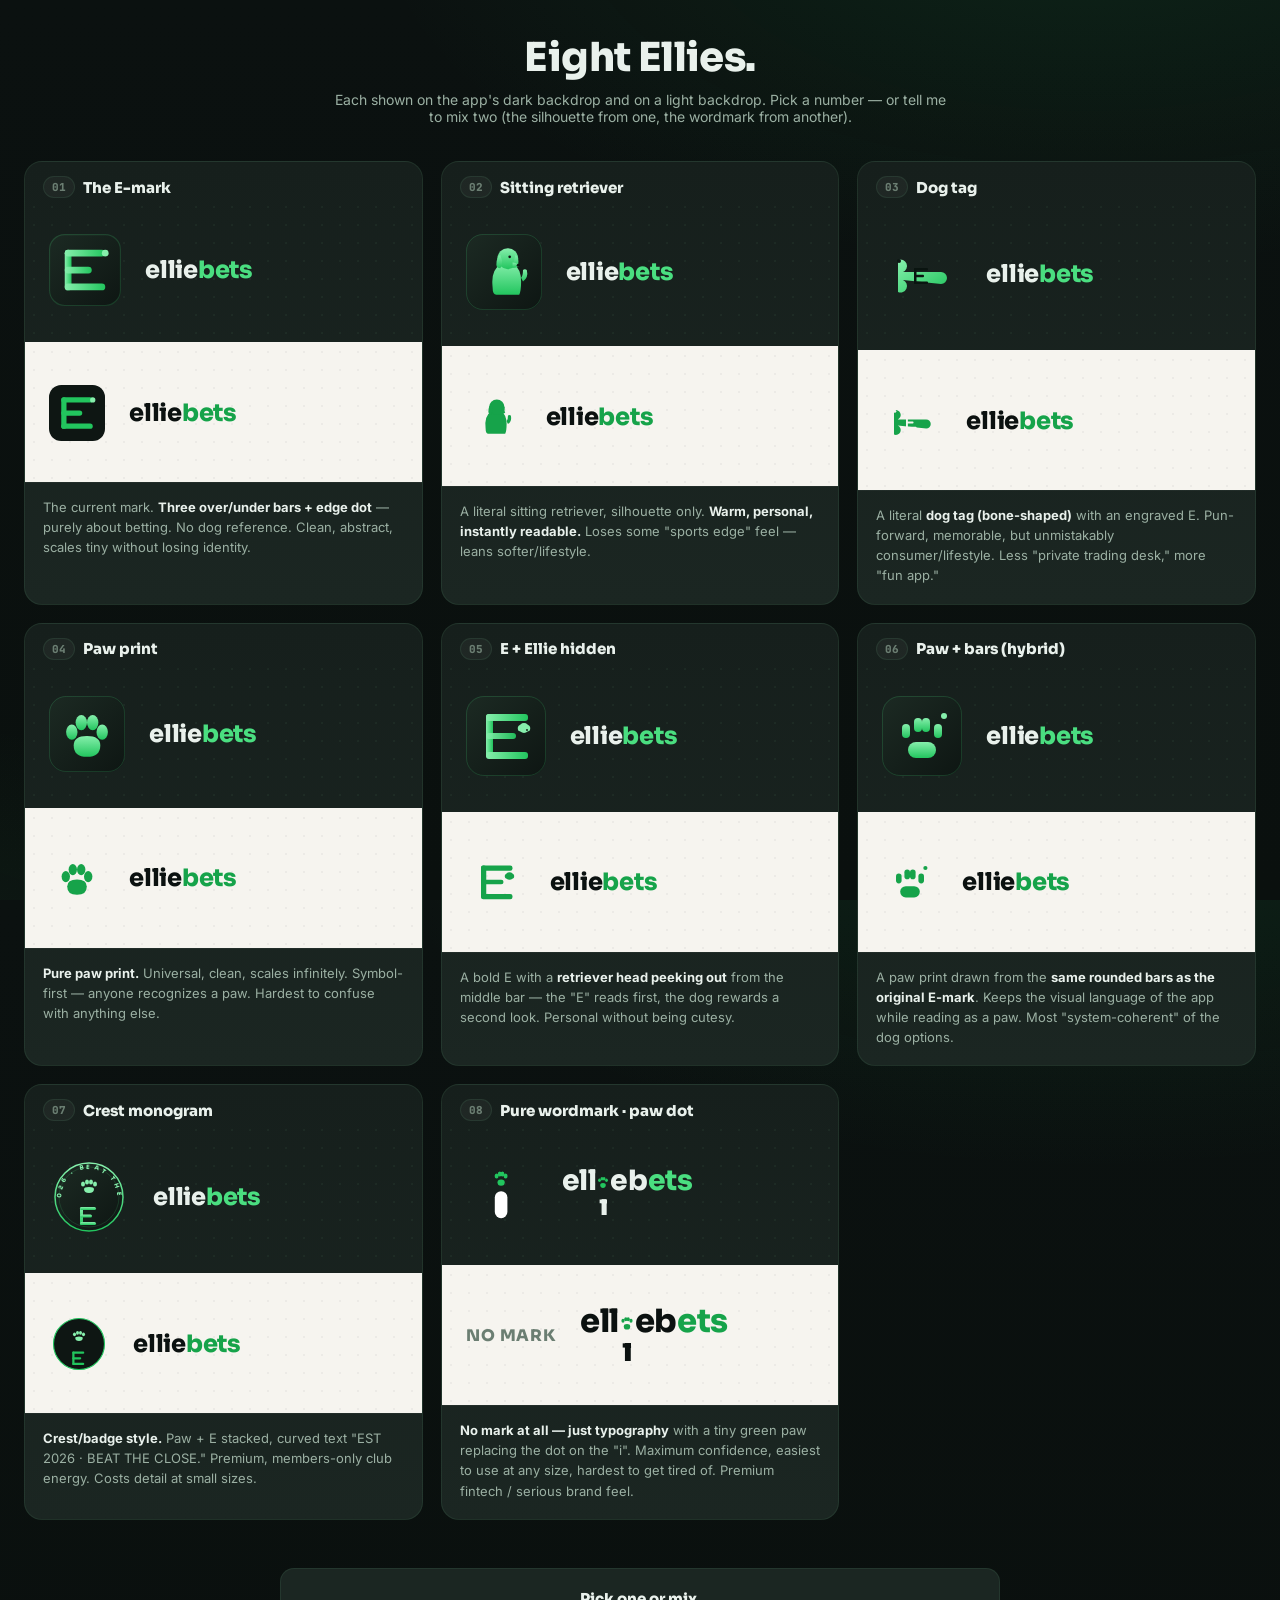
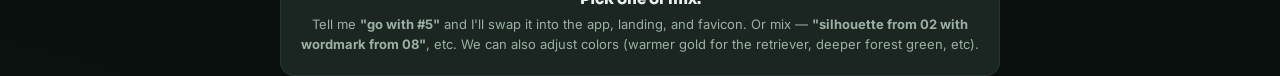
<file: Logo Variations.html>
<!DOCTYPE html>
<html lang="en">
<head>
  <meta charset="UTF-8" />
  <meta name="viewport" content="width=device-width, initial-scale=1" />
  <title>EllieBets — Logo Variations</title>
  <link rel="stylesheet" href="src/styles.css" />
  <style>
    body { padding: 32px 24px 80px; }
    .lv-wrap { max-width: 1280px; margin: 0 auto; }
    .lv-head {
      text-align: center;
      margin-bottom: 36px;
    }
    .lv-head h1 {
      font-family: var(--eb-font-display);
      font-weight: 900;
      font-size: clamp(28px, 4vw, 40px);
      letter-spacing: -0.015em;
      margin: 0 0 8px;
      color: var(--eb-fg-1);
    }
    .lv-head p {
      color: var(--eb-fg-2);
      font-size: 14px;
      margin: 0;
      max-width: 620px;
      margin: 0 auto;
    }
    .lv-grid {
      display: grid;
      grid-template-columns: 1fr;
      gap: 18px;
    }
    @media (min-width: 720px) { .lv-grid { grid-template-columns: 1fr 1fr; } }
    @media (min-width: 1080px) { .lv-grid { grid-template-columns: repeat(3, 1fr); } }

    .lv-card {
      background: linear-gradient(180deg, var(--eb-panel) 0%, var(--eb-panel-2) 100%);
      border: 1px solid var(--eb-border);
      border-radius: 18px;
      overflow: hidden;
      display: flex;
      flex-direction: column;
    }
    .lv-tag {
      display: flex;
      align-items: center;
      gap: 8px;
      padding: 14px 18px 0;
    }
    .lv-tag-num {
      font-family: var(--eb-font-mono);
      font-weight: 800; font-size: 11px;
      color: var(--eb-fg-3);
      padding: 3px 8px;
      border-radius: 999px;
      background: rgba(255,255,255,0.04);
      border: 1px solid var(--eb-border);
    }
    .lv-tag-name {
      font-family: var(--eb-font-display);
      font-weight: 800;
      font-size: 15px;
      color: var(--eb-fg-1);
    }
    .lv-canvas {
      padding: 36px 24px;
      display: grid;
      grid-template-columns: auto 1fr;
      gap: 24px;
      align-items: center;
      background-image: radial-gradient(rgba(120,200,150,0.06) 1px, transparent 1px);
      background-size: 18px 18px;
      min-height: 140px;
    }
    .lv-canvas.light {
      background: #f6f4ef;
      background-image: radial-gradient(rgba(0,0,0,0.04) 1px, transparent 1px);
      background-size: 18px 18px;
      border-top: 1px solid var(--eb-divider);
    }
    .lv-mark {
      display: flex;
      align-items: center;
      justify-content: center;
    }
    .lv-wordmark {
      font-family: var(--eb-font-display);
      font-weight: 900;
      font-size: 24px;
      letter-spacing: -0.01em;
      line-height: 1;
      color: var(--eb-fg-1);
    }
    .lv-wordmark .accent { color: var(--eb-green); }
    .lv-canvas.light .lv-wordmark { color: #0b1110; }
    .lv-canvas.light .lv-wordmark .accent { color: #16a34a; }

    .lv-desc {
      padding: 14px 18px 18px;
      font-size: 13px;
      color: var(--eb-fg-2);
      line-height: 1.55;
      border-top: 1px solid var(--eb-divider);
    }
    .lv-desc b { color: var(--eb-fg-1); font-weight: 700; }
  </style>
</head>
<body>

  <div class="lv-wrap">
    <div class="lv-head">
      <h1>Eight Ellies.</h1>
      <p>Each shown on the app's dark backdrop and on a light backdrop. Pick a number — or tell me to mix two (the silhouette from one, the wordmark from another).</p>
    </div>

    <div class="lv-grid">

      <!-- 01 — Current E-mark -->
      <div class="lv-card">
        <div class="lv-tag"><span class="lv-tag-num">01</span><span class="lv-tag-name">The E-mark</span></div>
        <div class="lv-canvas">
          <div class="lv-mark">
            <svg width="72" height="72" viewBox="0 0 64 64">
              <defs>
                <linearGradient id="g1t" x1="0" y1="0" x2="1" y2="1"><stop offset="0%" stop-color="#1c2a23"/><stop offset="100%" stop-color="#0e1613"/></linearGradient>
                <linearGradient id="g1b" x1="0" y1="0" x2="1" y2="0"><stop offset="0%" stop-color="#86efac"/><stop offset="100%" stop-color="#22c55e"/></linearGradient>
              </defs>
              <rect width="64" height="64" rx="14" fill="url(#g1t)"/>
              <rect x="0.5" y="0.5" width="63" height="63" rx="13.5" fill="none" stroke="rgba(74,222,128,0.18)"/>
              <rect x="14" y="14" width="6"  height="36" rx="3" fill="url(#g1b)"/>
              <rect x="14" y="14" width="36" height="6"  rx="3" fill="url(#g1b)"/>
              <rect x="14" y="29" width="24" height="6"  rx="3" fill="url(#g1b)"/>
              <rect x="14" y="44" width="36" height="6"  rx="3" fill="url(#g1b)"/>
              <circle cx="50" cy="17" r="3" fill="#86efac"/>
            </svg>
          </div>
          <div class="lv-wordmark">ellie<span class="accent">bets</span></div>
        </div>
        <div class="lv-canvas light">
          <div class="lv-mark">
            <svg width="56" height="56" viewBox="0 0 64 64">
              <rect width="64" height="64" rx="14" fill="#0e1613"/>
              <rect x="14" y="14" width="6"  height="36" rx="3" fill="#22c55e"/>
              <rect x="14" y="14" width="36" height="6"  rx="3" fill="#22c55e"/>
              <rect x="14" y="29" width="24" height="6"  rx="3" fill="#22c55e"/>
              <rect x="14" y="44" width="36" height="6"  rx="3" fill="#22c55e"/>
              <circle cx="50" cy="17" r="3" fill="#86efac"/>
            </svg>
          </div>
          <div class="lv-wordmark">ellie<span class="accent">bets</span></div>
        </div>
        <div class="lv-desc">
          The current mark. <b>Three over/under bars + edge dot</b> — purely about betting. No dog reference. Clean, abstract, scales tiny without losing identity.
        </div>
      </div>

      <!-- 02 — Retriever silhouette -->
      <div class="lv-card">
        <div class="lv-tag"><span class="lv-tag-num">02</span><span class="lv-tag-name">Sitting retriever</span></div>
        <div class="lv-canvas">
          <div class="lv-mark">
            <svg width="76" height="76" viewBox="0 0 80 80">
              <defs>
                <linearGradient id="g2t" x1="0" y1="0" x2="1" y2="1"><stop offset="0%" stop-color="#1c2a23"/><stop offset="100%" stop-color="#0e1613"/></linearGradient>
                <linearGradient id="g2dog" x1="0" y1="0" x2="0" y2="1"><stop offset="0%" stop-color="#86efac"/><stop offset="100%" stop-color="#22c55e"/></linearGradient>
              </defs>
              <rect width="80" height="80" rx="18" fill="url(#g2t)"/>
              <rect x="0.5" y="0.5" width="79" height="79" rx="17.5" fill="none" stroke="rgba(74,222,128,0.18)"/>
              <!-- Sitting retriever silhouette — head, body, sitting legs, tail -->
              <g fill="url(#g2dog)">
                <!-- Body (sitting, broader at base) -->
                <path d="M 28 56 Q 26 38 36 32 Q 42 28 50 32 Q 58 36 58 50 Q 58 60 56 64 L 32 64 Q 28 64 28 56 Z"/>
                <!-- Head (round, with ears) -->
                <circle cx="44" cy="26" r="11"/>
                <!-- Floppy left ear -->
                <path d="M 36 22 Q 32 24 32 32 Q 32 36 36 36 Q 38 34 38 28 Z"/>
                <!-- Floppy right ear (smaller, angled forward) -->
                <path d="M 52 22 Q 56 24 55 32 Q 53 36 49 35 Z"/>
                <!-- Snout -->
                <path d="M 49 30 Q 56 31 56 34 Q 53 36 49 35 Z"/>
                <!-- Tail (curled up) -->
                <path d="M 60 50 Q 66 46 64 38 Q 62 36 60 38 Q 60 44 58 46 Z"/>
              </g>
              <!-- Eye -->
              <circle cx="46" cy="24" r="1.4" fill="#0e1613"/>
              <!-- Nose -->
              <circle cx="55" cy="33" r="1.6" fill="#0e1613"/>
            </svg>
          </div>
          <div class="lv-wordmark">ellie<span class="accent">bets</span></div>
        </div>
        <div class="lv-canvas light">
          <div class="lv-mark">
            <svg width="56" height="56" viewBox="0 0 80 80">
              <g fill="#16a34a">
                <path d="M 28 56 Q 26 38 36 32 Q 42 28 50 32 Q 58 36 58 50 Q 58 60 56 64 L 32 64 Q 28 64 28 56 Z"/>
                <circle cx="44" cy="26" r="11"/>
                <path d="M 36 22 Q 32 24 32 32 Q 32 36 36 36 Q 38 34 38 28 Z"/>
                <path d="M 52 22 Q 56 24 55 32 Q 53 36 49 35 Z"/>
                <path d="M 49 30 Q 56 31 56 34 Q 53 36 49 35 Z"/>
                <path d="M 60 50 Q 66 46 64 38 Q 62 36 60 38 Q 60 44 58 46 Z"/>
              </g>
            </svg>
          </div>
          <div class="lv-wordmark">ellie<span class="accent">bets</span></div>
        </div>
        <div class="lv-desc">
          A literal sitting retriever, silhouette only. <b>Warm, personal, instantly readable.</b> Loses some "sports edge" feel — leans softer/lifestyle.
        </div>
      </div>

      <!-- 03 — Dog tag (literal pun) -->
      <div class="lv-card">
        <div class="lv-tag"><span class="lv-tag-num">03</span><span class="lv-tag-name">Dog tag</span></div>
        <div class="lv-canvas">
          <div class="lv-mark">
            <svg width="80" height="80" viewBox="0 0 80 80">
              <defs>
                <linearGradient id="g3" x1="0" y1="0" x2="1" y2="1"><stop offset="0%" stop-color="#86efac"/><stop offset="100%" stop-color="#22c55e"/></linearGradient>
              </defs>
              <!-- Bone-shape dog tag -->
              <g transform="translate(40 42)">
                <path d="M -24 -16 a 6 6 0 1 1 5 12 L 19 -4 a 6 6 0 1 1 0 12 L -19 4 a 6 6 0 1 1 -5 12 Z" fill="url(#g3)"/>
                <!-- Ring hole -->
                <circle cx="-23" cy="-15" r="2" fill="#0e1613"/>
              </g>
              <!-- Engraved E -->
              <g transform="translate(40 42)">
                <rect x="-8" y="-8" width="2.5" height="16" rx="1" fill="#0a1410"/>
                <rect x="-8" y="-8" width="14" height="2.5" rx="1" fill="#0a1410"/>
                <rect x="-8" y="-1.3" width="10" height="2.5" rx="1" fill="#0a1410"/>
                <rect x="-8" y="5.5"  width="14" height="2.5" rx="1" fill="#0a1410"/>
              </g>
            </svg>
          </div>
          <div class="lv-wordmark">ellie<span class="accent">bets</span></div>
        </div>
        <div class="lv-canvas light">
          <div class="lv-mark">
            <svg width="60" height="60" viewBox="0 0 80 80">
              <g transform="translate(40 42)">
                <path d="M -24 -16 a 6 6 0 1 1 5 12 L 19 -4 a 6 6 0 1 1 0 12 L -19 4 a 6 6 0 1 1 -5 12 Z" fill="#16a34a"/>
                <circle cx="-23" cy="-15" r="2" fill="#f6f4ef"/>
              </g>
              <g transform="translate(40 42)">
                <rect x="-8" y="-8" width="2.5" height="16" rx="1" fill="#f6f4ef"/>
                <rect x="-8" y="-8" width="14" height="2.5" rx="1" fill="#f6f4ef"/>
                <rect x="-8" y="-1.3" width="10" height="2.5" rx="1" fill="#f6f4ef"/>
                <rect x="-8" y="5.5"  width="14" height="2.5" rx="1" fill="#f6f4ef"/>
              </g>
            </svg>
          </div>
          <div class="lv-wordmark">ellie<span class="accent">bets</span></div>
        </div>
        <div class="lv-desc">
          A literal <b>dog tag (bone-shaped)</b> with an engraved E. Pun-forward, memorable, but unmistakably consumer/lifestyle. Less "private trading desk," more "fun app."
        </div>
      </div>

      <!-- 04 — Paw print -->
      <div class="lv-card">
        <div class="lv-tag"><span class="lv-tag-num">04</span><span class="lv-tag-name">Paw print</span></div>
        <div class="lv-canvas">
          <div class="lv-mark">
            <svg width="76" height="76" viewBox="0 0 80 80">
              <defs>
                <linearGradient id="g4t" x1="0" y1="0" x2="1" y2="1"><stop offset="0%" stop-color="#1c2a23"/><stop offset="100%" stop-color="#0e1613"/></linearGradient>
                <linearGradient id="g4p" x1="0" y1="0" x2="0" y2="1"><stop offset="0%" stop-color="#86efac"/><stop offset="100%" stop-color="#22c55e"/></linearGradient>
              </defs>
              <rect width="80" height="80" rx="18" fill="url(#g4t)"/>
              <rect x="0.5" y="0.5" width="79" height="79" rx="17.5" fill="none" stroke="rgba(74,222,128,0.18)"/>
              <g fill="url(#g4p)">
                <!-- Main pad -->
                <path d="M 40 64 Q 26 64 26 52 Q 26 42 40 42 Q 54 42 54 52 Q 54 64 40 64 Z"/>
                <!-- Toe pads -->
                <ellipse cx="24" cy="38" rx="6" ry="8"/>
                <ellipse cx="34" cy="28" rx="6" ry="8"/>
                <ellipse cx="46" cy="28" rx="6" ry="8"/>
                <ellipse cx="56" cy="38" rx="6" ry="8"/>
              </g>
            </svg>
          </div>
          <div class="lv-wordmark">ellie<span class="accent">bets</span></div>
        </div>
        <div class="lv-canvas light">
          <div class="lv-mark">
            <svg width="56" height="56" viewBox="0 0 80 80">
              <g fill="#16a34a">
                <path d="M 40 64 Q 26 64 26 52 Q 26 42 40 42 Q 54 42 54 52 Q 54 64 40 64 Z"/>
                <ellipse cx="24" cy="38" rx="6" ry="8"/>
                <ellipse cx="34" cy="28" rx="6" ry="8"/>
                <ellipse cx="46" cy="28" rx="6" ry="8"/>
                <ellipse cx="56" cy="38" rx="6" ry="8"/>
              </g>
            </svg>
          </div>
          <div class="lv-wordmark">ellie<span class="accent">bets</span></div>
        </div>
        <div class="lv-desc">
          <b>Pure paw print.</b> Universal, clean, scales infinitely. Symbol-first — anyone recognizes a paw. Hardest to confuse with anything else.
        </div>
      </div>

      <!-- 05 — Retriever inside the E -->
      <div class="lv-card">
        <div class="lv-tag"><span class="lv-tag-num">05</span><span class="lv-tag-name">E + Ellie hidden</span></div>
        <div class="lv-canvas">
          <div class="lv-mark">
            <svg width="80" height="80" viewBox="0 0 80 80">
              <defs>
                <linearGradient id="g5t" x1="0" y1="0" x2="1" y2="1"><stop offset="0%" stop-color="#1c2a23"/><stop offset="100%" stop-color="#0e1613"/></linearGradient>
                <linearGradient id="g5e" x1="0" y1="0" x2="1" y2="0"><stop offset="0%" stop-color="#86efac"/><stop offset="100%" stop-color="#22c55e"/></linearGradient>
              </defs>
              <rect width="80" height="80" rx="18" fill="url(#g5t)"/>
              <rect x="0.5" y="0.5" width="79" height="79" rx="17.5" fill="none" stroke="rgba(74,222,128,0.18)"/>
              <!-- Big E -->
              <rect x="20" y="18" width="7" height="44" rx="3" fill="url(#g5e)"/>
              <rect x="20" y="18" width="42" height="7" rx="3" fill="url(#g5e)"/>
              <rect x="20" y="56" width="42" height="7" rx="3" fill="url(#g5e)"/>
              <rect x="20" y="37" width="30" height="6" rx="3" fill="url(#g5e)" opacity="0.95"/>
              <!-- Tiny retriever head peeking from the middle bar -->
              <g transform="translate(58 32)" fill="#86efac">
                <circle cx="0" cy="0" r="5"/>
                <path d="M -4 -3 Q -7 -2 -6 2 Q -5 4 -3 3 Z"/>
                <path d="M 4 -3 Q 7 -2 6 2 Q 5 4 3 3 Z"/>
                <circle cx="3" cy="2" r="0.9" fill="#0e1613"/>
              </g>
            </svg>
          </div>
          <div class="lv-wordmark">ellie<span class="accent">bets</span></div>
        </div>
        <div class="lv-canvas light">
          <div class="lv-mark">
            <svg width="60" height="60" viewBox="0 0 80 80">
              <g fill="#16a34a">
                <rect x="20" y="18" width="7" height="44" rx="3"/>
                <rect x="20" y="18" width="42" height="7" rx="3"/>
                <rect x="20" y="56" width="42" height="7" rx="3"/>
                <rect x="20" y="37" width="30" height="6" rx="3"/>
              </g>
              <g transform="translate(58 32)" fill="#16a34a">
                <circle cx="0" cy="0" r="5"/>
                <path d="M -4 -3 Q -7 -2 -6 2 Q -5 4 -3 3 Z"/>
                <path d="M 4 -3 Q 7 -2 6 2 Q 5 4 3 3 Z"/>
              </g>
            </svg>
          </div>
          <div class="lv-wordmark">ellie<span class="accent">bets</span></div>
        </div>
        <div class="lv-desc">
          A bold E with a <b>retriever head peeking out</b> from the middle bar — the "E" reads first, the dog rewards a second look. Personal without being cutesy.
        </div>
      </div>

      <!-- 06 — Paw print made of bars -->
      <div class="lv-card">
        <div class="lv-tag"><span class="lv-tag-num">06</span><span class="lv-tag-name">Paw + bars (hybrid)</span></div>
        <div class="lv-canvas">
          <div class="lv-mark">
            <svg width="80" height="80" viewBox="0 0 80 80">
              <defs>
                <linearGradient id="g6t" x1="0" y1="0" x2="1" y2="1"><stop offset="0%" stop-color="#1c2a23"/><stop offset="100%" stop-color="#0e1613"/></linearGradient>
                <linearGradient id="g6p" x1="0" y1="0" x2="0" y2="1"><stop offset="0%" stop-color="#86efac"/><stop offset="100%" stop-color="#22c55e"/></linearGradient>
              </defs>
              <rect width="80" height="80" rx="18" fill="url(#g6t)"/>
              <rect x="0.5" y="0.5" width="79" height="79" rx="17.5" fill="none" stroke="rgba(74,222,128,0.18)"/>
              <!-- Pad is a bar (rounded rect) -->
              <rect x="26" y="46" width="28" height="16" rx="8" fill="url(#g6p)"/>
              <!-- Toes are bars -->
              <rect x="20" y="28" width="8" height="14" rx="4" fill="url(#g6p)"/>
              <rect x="32" y="22" width="8" height="14" rx="4" fill="url(#g6p)"/>
              <rect x="40" y="22" width="8" height="14" rx="4" fill="url(#g6p)"/>
              <rect x="52" y="28" width="8" height="14" rx="4" fill="url(#g6p)"/>
              <!-- Tiny edge dot -->
              <circle cx="62" cy="20" r="3" fill="#86efac"/>
            </svg>
          </div>
          <div class="lv-wordmark">ellie<span class="accent">bets</span></div>
        </div>
        <div class="lv-canvas light">
          <div class="lv-mark">
            <svg width="56" height="56" viewBox="0 0 80 80">
              <g fill="#16a34a">
                <rect x="26" y="46" width="28" height="16" rx="8"/>
                <rect x="20" y="28" width="8" height="14" rx="4"/>
                <rect x="32" y="22" width="8" height="14" rx="4"/>
                <rect x="40" y="22" width="8" height="14" rx="4"/>
                <rect x="52" y="28" width="8" height="14" rx="4"/>
              </g>
              <circle cx="62" cy="20" r="3" fill="#16a34a"/>
            </svg>
          </div>
          <div class="lv-wordmark">ellie<span class="accent">bets</span></div>
        </div>
        <div class="lv-desc">
          A paw print drawn from the <b>same rounded bars as the original E-mark</b>. Keeps the visual language of the app while reading as a paw. Most "system-coherent" of the dog options.
        </div>
      </div>

      <!-- 07 — Monogram badge -->
      <div class="lv-card">
        <div class="lv-tag"><span class="lv-tag-num">07</span><span class="lv-tag-name">Crest monogram</span></div>
        <div class="lv-canvas">
          <div class="lv-mark">
            <svg width="80" height="80" viewBox="0 0 80 80">
              <defs>
                <linearGradient id="g7t" x1="0" y1="0" x2="1" y2="1"><stop offset="0%" stop-color="#1c2a23"/><stop offset="100%" stop-color="#0e1613"/></linearGradient>
                <linearGradient id="g7r" x1="0" y1="0" x2="0" y2="1"><stop offset="0%" stop-color="#86efac"/><stop offset="100%" stop-color="#22c55e"/></linearGradient>
              </defs>
              <!-- Circular badge -->
              <circle cx="40" cy="40" r="34" fill="url(#g7t)"/>
              <circle cx="40" cy="40" r="34" fill="none" stroke="url(#g7r)" stroke-width="1.5"/>
              <circle cx="40" cy="40" r="30" fill="none" stroke="rgba(74,222,128,0.2)" stroke-width="0.8"/>
              <!-- Center: stacked E + paw -->
              <g transform="translate(40 40)" fill="#86efac">
                <!-- Mini paw above -->
                <ellipse cx="-6" cy="-13" rx="2" ry="2.5"/>
                <ellipse cx="-2" cy="-15" rx="2" ry="2.5"/>
                <ellipse cx="2" cy="-15" rx="2" ry="2.5"/>
                <ellipse cx="6" cy="-13" rx="2" ry="2.5"/>
                <path d="M -5 -8 Q -5 -4 0 -4 Q 5 -4 5 -8 Q 5 -10 0 -10 Q -5 -10 -5 -8 Z"/>
              </g>
              <!-- E below -->
              <g transform="translate(40 50)" fill="url(#g7r)">
                <rect x="-9" y="0" width="3" height="18" rx="1.5"/>
                <rect x="-9" y="0" width="16" height="3" rx="1.5"/>
                <rect x="-9" y="7.5" width="12" height="3" rx="1.5"/>
                <rect x="-9" y="15" width="16" height="3" rx="1.5"/>
              </g>
              <!-- Curved type around top -->
              <path id="g7arc" d="M 12 40 A 28 28 0 0 1 68 40" fill="none"/>
              <text font-family="Sora, sans-serif" font-weight="800" font-size="6" fill="#86efac" letter-spacing="3">
                <textPath href="#g7arc" startOffset="50%" text-anchor="middle">EST · 2026 · BEAT THE CLOSE</textPath>
              </text>
            </svg>
          </div>
          <div class="lv-wordmark">ellie<span class="accent">bets</span></div>
        </div>
        <div class="lv-canvas light">
          <div class="lv-mark">
            <svg width="60" height="60" viewBox="0 0 80 80">
              <circle cx="40" cy="40" r="34" fill="#0e1613"/>
              <circle cx="40" cy="40" r="34" fill="none" stroke="#22c55e" stroke-width="1.5"/>
              <g transform="translate(40 40)" fill="#86efac">
                <ellipse cx="-6" cy="-13" rx="2" ry="2.5"/>
                <ellipse cx="-2" cy="-15" rx="2" ry="2.5"/>
                <ellipse cx="2" cy="-15" rx="2" ry="2.5"/>
                <ellipse cx="6" cy="-13" rx="2" ry="2.5"/>
                <path d="M -5 -8 Q -5 -4 0 -4 Q 5 -4 5 -8 Q 5 -10 0 -10 Q -5 -10 -5 -8 Z"/>
              </g>
              <g transform="translate(40 50)" fill="#22c55e">
                <rect x="-9" y="0" width="3" height="18" rx="1.5"/>
                <rect x="-9" y="0" width="16" height="3" rx="1.5"/>
                <rect x="-9" y="7.5" width="12" height="3" rx="1.5"/>
                <rect x="-9" y="15" width="16" height="3" rx="1.5"/>
              </g>
            </svg>
          </div>
          <div class="lv-wordmark">ellie<span class="accent">bets</span></div>
        </div>
        <div class="lv-desc">
          <b>Crest/badge style.</b> Paw + E stacked, curved text "EST 2026 · BEAT THE CLOSE." Premium, members-only club energy. Costs detail at small sizes.
        </div>
      </div>

      <!-- 08 — Wordmark with paw dot -->
      <div class="lv-card">
        <div class="lv-tag"><span class="lv-tag-num">08</span><span class="lv-tag-name">Pure wordmark · paw dot</span></div>
        <div class="lv-canvas">
          <div class="lv-mark">
            <svg width="72" height="72" viewBox="0 0 80 80">
              <!-- Just an outsized i with a paw on the dot -->
              <rect x="32" y="38" width="14" height="30" rx="7" fill="#fff"/>
              <g transform="translate(39 24)" fill="#22c55e">
                <ellipse cx="-5" cy="-3" rx="2.2" ry="2.8"/>
                <ellipse cx="-1.5" cy="-5" rx="2.2" ry="2.8"/>
                <ellipse cx="1.5" cy="-5" rx="2.2" ry="2.8"/>
                <ellipse cx="5" cy="-3" rx="2.2" ry="2.8"/>
                <path d="M -4 4 Q -4 8 0 8 Q 4 8 4 4 Q 4 1 0 1 Q -4 1 -4 4 Z"/>
              </g>
            </svg>
          </div>
          <div style="display: flex; align-items: baseline; font-family: var(--eb-font-display); font-weight: 900; font-size: 28px; letter-spacing: -0.015em; line-height: 1;">
            <span style="color: var(--eb-fg-1);">ell</span><span style="position: relative; display: inline-flex; flex-direction: column; align-items: center; line-height: 1;">
              <svg width="14" height="14" viewBox="0 0 20 20" style="margin-bottom: 2px;">
                <g fill="#22c55e">
                  <ellipse cx="5" cy="6" rx="2" ry="2.5"/>
                  <ellipse cx="8.5" cy="4" rx="2" ry="2.5"/>
                  <ellipse cx="11.5" cy="4" rx="2" ry="2.5"/>
                  <ellipse cx="15" cy="6" rx="2" ry="2.5"/>
                  <path d="M 6 13 Q 6 17 10 17 Q 14 17 14 13 Q 14 10 10 10 Q 6 10 6 13 Z"/>
                </g>
              </svg>
              <span style="color: var(--eb-fg-1);">ı</span>
            </span><span style="color: var(--eb-fg-1);">eb</span><span style="color: var(--eb-green);">ets</span>
          </div>
        </div>
        <div class="lv-canvas light">
          <div class="lv-mark">
            <span style="font-family: var(--eb-font-display); font-weight: 900; font-size: 16px; color: #6b7e72; letter-spacing: 0.06em;">NO MARK</span>
          </div>
          <div style="display: flex; align-items: baseline; font-family: var(--eb-font-display); font-weight: 900; font-size: 32px; letter-spacing: -0.015em; line-height: 1; color: #0b1110;">
            <span>ell</span><span style="position: relative; display: inline-flex; flex-direction: column; align-items: center; line-height: 1;">
              <svg width="16" height="16" viewBox="0 0 20 20" style="margin-bottom: 2px;">
                <g fill="#16a34a">
                  <ellipse cx="5" cy="6" rx="2" ry="2.5"/>
                  <ellipse cx="8.5" cy="4" rx="2" ry="2.5"/>
                  <ellipse cx="11.5" cy="4" rx="2" ry="2.5"/>
                  <ellipse cx="15" cy="6" rx="2" ry="2.5"/>
                  <path d="M 6 13 Q 6 17 10 17 Q 14 17 14 13 Q 14 10 10 10 Q 6 10 6 13 Z"/>
                </g>
              </svg>
              <span>ı</span>
            </span><span>eb</span><span style="color: #16a34a;">ets</span>
          </div>
        </div>
        <div class="lv-desc">
          <b>No mark at all — just typography</b> with a tiny green paw replacing the dot on the "i". Maximum confidence, easiest to use at any size, hardest to get tired of. Premium fintech / serious brand feel.
        </div>
      </div>

    </div>

    <div style="margin-top: 48px; padding: 20px; background: var(--eb-panel-2); border: 1px solid var(--eb-border); border-radius: 14px; max-width: 720px; margin-left: auto; margin-right: auto; text-align: center;">
      <div style="font-family: var(--eb-font-display); font-weight: 800; font-size: 15px; color: var(--eb-fg-1); margin-bottom: 6px;">Pick one or mix.</div>
      <div style="color: var(--eb-fg-2); font-size: 13px; line-height: 1.6;">
        Tell me <b>"go with #5"</b> and I'll swap it into the app, landing, and favicon. Or mix — <b>"silhouette from 02 with wordmark from 08"</b>, etc. We can also adjust colors (warmer gold for the retriever, deeper forest green, etc).
      </div>
    </div>
  </div>

</body>
</html>
</file>
<file: src/styles.css>
/* EllieBets — Dark Green / Slate design tokens
 * ───────────────────────────────────────────── */
@import url('https://fonts.googleapis.com/css2?family=Inter:wght@400;500;600;700;800;900&family=Sora:wght@600;700;800;900&family=JetBrains+Mono:wght@500;700&display=swap');

:root {
  /* Surfaces — graphite with a faint green undertone */
  --eb-bg-0: #0b1110;
  --eb-bg-1: #0f1614;
  --eb-bg-2: #131c19;
  --eb-panel: #161f1c;
  --eb-panel-2: #1b2622;
  --eb-panel-3: #202b27;
  --eb-input: #0f1614;

  /* Borders */
  --eb-border: rgba(120, 200, 150, 0.10);
  --eb-border-strong: rgba(120, 200, 150, 0.22);
  --eb-border-active: rgba(74, 222, 128, 0.55);
  --eb-divider: rgba(255,255,255,0.04);

  /* Foreground */
  --eb-fg-1: #e9f1ec;
  --eb-fg-2: #9bb0a3;
  --eb-fg-3: #6b7e72;
  --eb-fg-4: #4a594f;

  /* Accent — forest green family */
  --eb-green:    #4ade80;   /* primary accent */
  --eb-green-2:  #22c55e;   /* deeper */
  --eb-green-3:  #16a34a;   /* deepest */
  --eb-green-soft: rgba(74, 222, 128, 0.12);
  --eb-green-glow: 0 0 18px rgba(74, 222, 128, 0.55), 0 0 36px rgba(34, 197, 94, 0.25);

  /* Status */
  --eb-win:   #4ade80;
  --eb-loss:  #f87171;
  --eb-push:  #fbbf24;
  --eb-void:  #94a3b8;
  --eb-live:  #ef4444;
  --eb-info:  #60a5fa;

  /* Sportsbook brand chips */
  --eb-dk:      #53d337;  /* DraftKings green */
  --eb-fd:      #1493ff;  /* FanDuel blue */
  --eb-czr:    #c79b3a;   /* Caesars gold */

  /* Type */
  --eb-font-sans:    'Inter', 'Segoe UI', system-ui, -apple-system, sans-serif;
  --eb-font-display: 'Sora', 'Inter', system-ui, sans-serif;
  --eb-font-mono:    'JetBrains Mono', ui-monospace, Menlo, monospace;

  /* Radii */
  --eb-r-xs: 6px;
  --eb-r-sm: 8px;
  --eb-r-md: 10px;
  --eb-r-lg: 14px;
  --eb-r-xl: 18px;
  --eb-r-2xl: 22px;
  --eb-r-pill: 999px;

  /* Spacing (4px base) */
  --eb-s-1: 4px;
  --eb-s-2: 8px;
  --eb-s-3: 12px;
  --eb-s-4: 16px;
  --eb-s-5: 20px;
  --eb-s-6: 24px;
  --eb-s-7: 32px;
  --eb-s-8: 40px;

  /* Shadows */
  --eb-shadow-panel: 0 24px 60px rgba(0,0,0,0.55), inset 0 0 0 1px rgba(255,255,255,0.02);
  --eb-shadow-card: 0 8px 24px rgba(0,0,0,0.35), inset 0 0 0 1px rgba(255,255,255,0.02);
  --eb-shadow-pop: 0 30px 80px rgba(0,0,0,0.6);
  --eb-ring: 0 0 0 4px rgba(74, 222, 128, 0.14);

  /* Backgrounds */
  --eb-bg-app:
    radial-gradient(1200px 600px at 85% -10%, rgba(34, 197, 94, 0.10), transparent 60%),
    radial-gradient(900px 500px at -10% 110%, rgba(74, 222, 128, 0.06), transparent 55%),
    linear-gradient(180deg, #0b1110 0%, #0a100e 100%);
}

* { box-sizing: border-box; }
html, body, #root { height: 100%; }
body {
  margin: 0;
  background: var(--eb-bg-app);
  color: var(--eb-fg-1);
  font-family: var(--eb-font-sans);
  font-size: 14px;
  -webkit-font-smoothing: antialiased;
  text-rendering: optimizeLegibility;
}

button, input, select, textarea { font-family: inherit; color: inherit; }
input, textarea, select { color-scheme: dark; }
::placeholder { color: var(--eb-fg-4); }

/* Number animation tabular */
.eb-num {
  font-family: var(--eb-font-mono);
  font-variant-numeric: tabular-nums;
}

/* Scrollbar */
::-webkit-scrollbar { width: 10px; height: 10px; }
::-webkit-scrollbar-track { background: transparent; }
::-webkit-scrollbar-thumb { background: rgba(255,255,255,0.06); border-radius: 999px; }
::-webkit-scrollbar-thumb:hover { background: rgba(255,255,255,0.12); }

/* ── Reusable elements ─────────────────────────── */

.eb-panel {
  background: linear-gradient(180deg, var(--eb-panel) 0%, var(--eb-panel-2) 100%);
  border: 1px solid var(--eb-border);
  border-radius: var(--eb-r-2xl);
  box-shadow: var(--eb-shadow-panel);
}

.eb-card {
  background: var(--eb-panel-2);
  border: 1px solid var(--eb-border);
  border-radius: var(--eb-r-lg);
}

.eb-input,
.eb-select,
.eb-textarea {
  width: 100%;
  background: var(--eb-input);
  color: var(--eb-fg-1);
  border: 1px solid var(--eb-border-strong);
  border-radius: var(--eb-r-md);
  padding: 11px 13px;
  font: inherit;
  font-weight: 600;
  transition: border-color .15s ease, box-shadow .15s ease;
}
.eb-input:focus, .eb-select:focus, .eb-textarea:focus {
  outline: none;
  border-color: var(--eb-border-active);
  box-shadow: var(--eb-ring);
}

.eb-label {
  display: block;
  font-size: 11px;
  font-weight: 700;
  letter-spacing: 0.08em;
  text-transform: uppercase;
  color: var(--eb-fg-2);
  margin-bottom: 6px;
}

/* Buttons */
.eb-btn {
  display: inline-flex;
  align-items: center;
  justify-content: center;
  gap: 8px;
  border: 0;
  border-radius: var(--eb-r-md);
  padding: 10px 14px;
  font: inherit;
  font-weight: 700;
  cursor: pointer;
  transition: transform .12s ease, background .15s ease, box-shadow .15s ease, border-color .15s ease;
  user-select: none;
  white-space: nowrap;
}
.eb-btn:active { transform: translateY(1px); }

.eb-btn-primary {
  background: linear-gradient(180deg, var(--eb-green) 0%, var(--eb-green-2) 100%);
  color: #052010;
  font-weight: 800;
  letter-spacing: 0.02em;
  box-shadow: 0 8px 24px rgba(34, 197, 94, 0.30), inset 0 1px 0 rgba(255,255,255,0.25);
}
.eb-btn-primary:hover { box-shadow: 0 12px 32px rgba(34, 197, 94, 0.42), inset 0 1px 0 rgba(255,255,255,0.3); }
.eb-btn-primary:disabled { opacity: 0.4; cursor: not-allowed; box-shadow: none; }

.eb-btn-ghost {
  background: transparent;
  color: var(--eb-fg-1);
  border: 1px solid var(--eb-border-strong);
}
.eb-btn-ghost:hover { background: rgba(255,255,255,0.03); border-color: rgba(120,200,150,0.32); }

.eb-btn-soft {
  background: var(--eb-green-soft);
  color: var(--eb-green);
  border: 1px solid rgba(74,222,128,0.25);
}
.eb-btn-soft:hover { background: rgba(74,222,128,0.18); }

.eb-btn-icon {
  width: 32px;
  height: 32px;
  padding: 0;
  background: transparent;
  border: 1px solid var(--eb-border);
  border-radius: var(--eb-r-md);
  color: var(--eb-fg-2);
}
.eb-btn-icon:hover { color: var(--eb-fg-1); background: rgba(255,255,255,0.04); }

/* Chips / pills */
.eb-chip {
  display: inline-flex;
  align-items: center;
  gap: 6px;
  padding: 5px 10px;
  font-size: 11px;
  font-weight: 700;
  letter-spacing: 0.04em;
  text-transform: uppercase;
  border-radius: var(--eb-r-pill);
  background: rgba(255,255,255,0.04);
  color: var(--eb-fg-2);
  border: 1px solid var(--eb-border);
}
.eb-chip-win  { color: var(--eb-win);  background: rgba(74,222,128,0.10); border-color: rgba(74,222,128,0.3); }
.eb-chip-loss { color: var(--eb-loss); background: rgba(248,113,113,0.10); border-color: rgba(248,113,113,0.3); }
.eb-chip-push { color: var(--eb-push); background: rgba(251,191,36,0.10); border-color: rgba(251,191,36,0.3); }
.eb-chip-live { color: #ffcfcf; background: rgba(239,68,68,0.16); border-color: rgba(239,68,68,0.45); }
.eb-chip-live::before { content: ''; width:6px; height:6px; border-radius:50%; background: var(--eb-live); box-shadow: 0 0 0 4px rgba(239,68,68,0.18); animation: ebpulse 1.4s ease-in-out infinite; }
@keyframes ebpulse { 0%,100% { opacity: 1; transform: scale(1); } 50% { opacity: 0.55; transform: scale(0.85); } }

/* Segmented */
.eb-seg {
  display: inline-flex;
  padding: 4px;
  background: var(--eb-input);
  border: 1px solid var(--eb-border-strong);
  border-radius: var(--eb-r-md);
  gap: 2px;
}
.eb-seg > button {
  background: transparent;
  color: var(--eb-fg-2);
  border: 0;
  border-radius: 7px;
  padding: 7px 12px;
  font: inherit;
  font-weight: 700;
  font-size: 12px;
  letter-spacing: 0.02em;
  cursor: pointer;
  transition: all .12s ease;
}
.eb-seg > button:hover { color: var(--eb-fg-1); }
.eb-seg > button[aria-pressed="true"] {
  background: var(--eb-panel-3);
  color: var(--eb-fg-1);
  box-shadow: inset 0 0 0 1px var(--eb-border-strong), 0 4px 12px rgba(0,0,0,0.3);
}
.eb-seg.eb-seg-accent > button[aria-pressed="true"] {
  background: var(--eb-green-soft);
  color: var(--eb-green);
  box-shadow: inset 0 0 0 1px rgba(74,222,128,0.35);
}

/* Stat */
.eb-stat-label {
  font-size: 10px;
  letter-spacing: 0.12em;
  text-transform: uppercase;
  color: var(--eb-fg-3);
  font-weight: 700;
}
.eb-stat-value {
  font-family: var(--eb-font-display);
  font-weight: 800;
  font-size: 22px;
  letter-spacing: -0.01em;
}

/* Hairline */
.eb-hr { height: 1px; background: var(--eb-divider); border: 0; margin: 0; }

/* Util */
.eb-mono { font-family: var(--eb-font-mono); font-variant-numeric: tabular-nums; }
.eb-up   { color: var(--eb-win); }
.eb-down { color: var(--eb-loss); }
.eb-flat { color: var(--eb-fg-2); }

/* Avatars */
.eb-ava {
  width: 38px; height: 38px;
  border-radius: 50%;
  background: linear-gradient(135deg, #2a3a32, #1a2620);
  border: 1px solid var(--eb-border-strong);
  display: flex; align-items: center; justify-content: center;
  font-weight: 800; letter-spacing: 0.02em;
  color: var(--eb-fg-1);
  flex-shrink: 0;
}

/* Tooltip-ish hint */
.eb-hint {
  font-size: 11px;
  color: var(--eb-fg-3);
  letter-spacing: 0.02em;
}

/* Animations */
@keyframes ebFadeUp {
  from { opacity: 0; transform: translateY(6px); }
  to { opacity: 1; transform: none; }
}
.eb-fade-up { animation: ebFadeUp .25s ease both; }

@keyframes ebPop {
  0% { transform: scale(0.96); opacity: 0; }
  60% { transform: scale(1.02); opacity: 1; }
  100% { transform: scale(1); }
}
.eb-pop { animation: ebPop .2s ease both; }

@media (prefers-reduced-motion: reduce) {
  .eb-fade-up, .eb-pop { animation: none !important; opacity: 1 !important; transform: none !important; }
}

/* Marquee dot grid (subtle background texture for panels) */
.eb-grid-bg {
  background-image:
    radial-gradient(rgba(120,200,150,0.05) 1px, transparent 1px);
  background-size: 18px 18px;
  background-position: 0 0;
}
</file>
<file: src/landing.css>
/* EllieBets — public marketing landing
 * Mobile-first, shares tokens with the app via src/styles.css
 * ───────────────────────────────────────────────────────────── */

.lp-wrap {
  max-width: 1200px;
  margin: 0 auto;
  padding: 0 20px;
}

/* ── Nav ─────────────────────────────────────────────── */
.lp-nav {
  position: sticky; top: 0; z-index: 50;
  background: linear-gradient(180deg, rgba(11,17,16,0.92) 0%, rgba(11,17,16,0.78) 100%);
  border-bottom: 1px solid var(--eb-border);
  backdrop-filter: blur(14px);
  -webkit-backdrop-filter: blur(14px);
}
.lp-nav-inner {
  display: flex; align-items: center; justify-content: space-between;
  padding: 14px 0;
  gap: 16px;
}
.lp-nav-links {
  display: none;
  gap: 28px;
  align-items: center;
}
.lp-nav-links a {
  color: var(--eb-fg-2);
  font-weight: 700;
  font-size: 13px;
  text-decoration: none;
  letter-spacing: 0.01em;
  transition: color .15s ease;
}
.lp-nav-links a:hover { color: var(--eb-fg-1); }
.lp-nav-cta {
  display: flex; align-items: center; gap: 8px;
}
.lp-mobile-toggle {
  display: inline-flex;
  background: transparent; border: 1px solid var(--eb-border-strong);
  border-radius: 10px;
  width: 38px; height: 38px;
  align-items: center; justify-content: center;
  color: var(--eb-fg-1);
  cursor: pointer;
}
.lp-mobile-toggle svg { width: 18px; height: 18px; }

.lp-mobile-menu {
  display: none;
  flex-direction: column;
  gap: 4px;
  padding: 14px 0 18px;
  border-top: 1px solid var(--eb-divider);
}
.lp-mobile-menu.open { display: flex; }
.lp-mobile-menu a {
  padding: 12px 8px;
  color: var(--eb-fg-1);
  font-weight: 700;
  font-size: 15px;
  text-decoration: none;
  border-bottom: 1px solid var(--eb-divider);
}

@media (min-width: 880px) {
  .lp-nav-links { display: flex; }
  .lp-mobile-toggle { display: none; }
}

/* ── Hero ────────────────────────────────────────────── */
.lp-hero {
  padding: 48px 0 64px;
  position: relative;
  overflow: hidden;
}
.lp-hero::before {
  content: '';
  position: absolute; inset: -100px -100px auto auto;
  width: 600px; height: 600px;
  background: radial-gradient(circle, rgba(74,222,128,0.13) 0%, transparent 60%);
  pointer-events: none;
}
.lp-hero-grid {
  display: grid;
  grid-template-columns: 1fr;
  gap: 36px;
  align-items: center;
  position: relative;
  z-index: 1;
}
@media (min-width: 980px) {
  .lp-hero { padding: 88px 0 96px; }
  .lp-hero-grid { grid-template-columns: 1fr 1fr; gap: 48px; }
}

.lp-eyebrow {
  display: inline-flex; align-items: center; gap: 8px;
  font-size: 11px; font-weight: 800; letter-spacing: 0.18em; text-transform: uppercase;
  color: var(--eb-green);
  padding: 6px 12px;
  background: rgba(74,222,128,0.08);
  border: 1px solid rgba(74,222,128,0.28);
  border-radius: 999px;
}
.lp-eyebrow::before {
  content: ''; width: 6px; height: 6px; border-radius: 50%;
  background: var(--eb-green); box-shadow: 0 0 12px var(--eb-green);
}

.lp-h1 {
  font-family: var(--eb-font-display);
  font-weight: 900;
  font-size: clamp(36px, 7vw, 64px);
  line-height: 1.02;
  letter-spacing: -0.02em;
  margin: 18px 0 18px;
  color: var(--eb-fg-1);
}
.lp-h1 em {
  color: var(--eb-green);
  font-style: normal;
  background: linear-gradient(180deg, #86efac, #22c55e);
  -webkit-background-clip: text;
  background-clip: text;
  -webkit-text-fill-color: transparent;
}

.lp-sub {
  font-size: clamp(15px, 2vw, 18px);
  color: var(--eb-fg-2);
  line-height: 1.55;
  max-width: 520px;
  margin: 0 0 28px;
}

.lp-cta-row {
  display: flex; gap: 12px; flex-wrap: wrap; align-items: center;
}
.lp-cta-row .eb-btn { padding: 14px 22px; font-size: 14px; }

.lp-trustline {
  display: flex; align-items: center; gap: 8px;
  margin-top: 22px;
  color: var(--eb-fg-3); font-size: 12px;
}
.lp-trustline strong { color: var(--eb-fg-2); font-weight: 800; }

/* App preview mockup */
.lp-mockup {
  position: relative;
  border-radius: 18px;
  background: linear-gradient(180deg, #131c19 0%, #0e1613 100%);
  border: 1px solid var(--eb-border-strong);
  box-shadow: 0 40px 80px rgba(0,0,0,0.55), 0 0 0 1px rgba(74,222,128,0.06);
  overflow: hidden;
  transform: rotate(0.3deg);
}
.lp-mockup-bar {
  display: flex; align-items: center; gap: 6px;
  padding: 10px 14px;
  background: rgba(255,255,255,0.02);
  border-bottom: 1px solid var(--eb-border);
}
.lp-mockup-bar i {
  width: 10px; height: 10px; border-radius: 50%;
  background: rgba(255,255,255,0.10);
}
.lp-mockup-bar i:first-child { background: #ff6058; }
.lp-mockup-bar i:nth-child(2) { background: #ffbd2e; }
.lp-mockup-bar i:nth-child(3) { background: #2ac84a; }
.lp-mockup-bar span {
  margin-left: 12px;
  font-family: var(--eb-font-mono);
  font-size: 11px;
  color: var(--eb-fg-3);
}
.lp-mockup-body {
  padding: 20px;
  display: grid;
  grid-template-columns: 1fr 1fr;
  gap: 12px;
}
.lp-mockup-card {
  background: var(--eb-panel-2);
  border: 1px solid var(--eb-border);
  border-radius: 12px;
  padding: 14px;
}
.lp-mockup-card.span-2 { grid-column: 1 / -1; }
.lp-mock-stat {
  font-family: var(--eb-font-display);
  font-weight: 900; font-size: 28px;
  color: var(--eb-green);
  letter-spacing: -0.01em;
  font-variant-numeric: tabular-nums;
}
.lp-mock-label {
  font-size: 9px; letter-spacing: 0.18em; text-transform: uppercase;
  color: var(--eb-fg-3); font-weight: 800;
}
.lp-mock-row {
  display: flex; align-items: center; gap: 10px;
  padding: 8px 10px;
  background: var(--eb-bg-1);
  border-radius: 8px;
  font-size: 12px; font-weight: 700; color: var(--eb-fg-1);
}
.lp-mock-row + .lp-mock-row { margin-top: 6px; }
.lp-mock-pill {
  margin-left: auto;
  font-family: var(--eb-font-mono);
  font-size: 10px;
  padding: 2px 7px;
  background: rgba(74,222,128,0.12);
  color: var(--eb-green);
  border-radius: 999px;
  font-weight: 800;
}
.lp-mock-pill.down { background: rgba(248,113,113,0.12); color: var(--eb-loss); }
.lp-mock-edge {
  padding: 10px 12px;
  background: rgba(74,222,128,0.08);
  border: 1px solid rgba(74,222,128,0.32);
  border-radius: 10px;
  font-size: 11px; color: var(--eb-fg-2); line-height: 1.5;
}
.lp-mock-edge b { color: var(--eb-green); display: block; margin-bottom: 4px; font-size: 10px; letter-spacing: 0.14em; }

/* ── Stat strip ───────────────────────────────────────── */
.lp-stats {
  display: grid;
  grid-template-columns: 1fr 1fr;
  gap: 12px;
  padding: 28px 0 56px;
  border-top: 1px solid var(--eb-divider);
  border-bottom: 1px solid var(--eb-divider);
  margin-top: 16px;
}
.lp-stats > div { padding: 8px 0; }
@media (min-width: 720px) {
  .lp-stats { grid-template-columns: repeat(4, 1fr); gap: 28px; padding: 36px 0; }
}
.lp-stat-num {
  font-family: var(--eb-font-display);
  font-weight: 900;
  font-size: clamp(28px, 4vw, 40px);
  color: var(--eb-fg-1);
  letter-spacing: -0.015em;
  line-height: 1;
}
.lp-stat-num em { color: var(--eb-green); font-style: normal; }
.lp-stat-cap {
  font-size: 11px; letter-spacing: 0.12em; text-transform: uppercase;
  color: var(--eb-fg-3); font-weight: 800;
  margin-top: 8px;
}

/* ── Section ─────────────────────────────────────────── */
.lp-section { padding: 72px 0; }
.lp-section.tight { padding: 56px 0; }
.lp-section-head {
  text-align: center;
  max-width: 720px;
  margin: 0 auto 48px;
}
.lp-section-eyebrow {
  font-size: 11px; font-weight: 800; letter-spacing: 0.2em; text-transform: uppercase;
  color: var(--eb-green);
}
.lp-section-title {
  font-family: var(--eb-font-display);
  font-weight: 900;
  font-size: clamp(28px, 4vw, 44px);
  letter-spacing: -0.015em;
  line-height: 1.1;
  margin: 10px 0 14px;
  color: var(--eb-fg-1);
}
.lp-section-sub {
  font-size: 15px; line-height: 1.6;
  color: var(--eb-fg-2);
}

/* ── Edge story ──────────────────────────────────────── */
.lp-edge {
  display: grid;
  grid-template-columns: 1fr;
  gap: 16px;
}
@media (min-width: 880px) {
  .lp-edge { grid-template-columns: repeat(3, 1fr); gap: 18px; }
}
.lp-edge-card {
  padding: 28px 24px;
  background: var(--eb-panel-2);
  border: 1px solid var(--eb-border);
  border-radius: 18px;
  position: relative;
  overflow: hidden;
}
.lp-edge-card .ico {
  width: 44px; height: 44px;
  display: inline-flex; align-items: center; justify-content: center;
  border-radius: 12px;
  background: rgba(74,222,128,0.10);
  border: 1px solid rgba(74,222,128,0.25);
  margin-bottom: 16px;
  font-size: 22px;
}
.lp-edge-card h3 {
  font-family: var(--eb-font-display);
  font-weight: 800;
  font-size: 18px;
  margin: 0 0 8px;
  color: var(--eb-fg-1);
}
.lp-edge-card p {
  font-size: 13.5px; line-height: 1.6;
  color: var(--eb-fg-2); margin: 0;
}

/* ── Sources strip ───────────────────────────────────── */
.lp-sources {
  display: grid;
  grid-template-columns: repeat(2, 1fr);
  gap: 12px;
}
@media (min-width: 720px) { .lp-sources { grid-template-columns: repeat(4, 1fr); } }
.lp-source {
  padding: 18px 14px;
  background: var(--eb-bg-1);
  border: 1px solid var(--eb-border);
  border-radius: 12px;
  text-align: center;
}
.lp-source-name {
  font-family: var(--eb-font-display);
  font-weight: 800; font-size: 15px;
  color: var(--eb-fg-1);
}
.lp-source-cap {
  font-size: 10px; letter-spacing: 0.12em; text-transform: uppercase;
  color: var(--eb-fg-3); font-weight: 800;
  margin-top: 4px;
}

/* ── Feature rows ────────────────────────────────────── */
.lp-feature-row {
  display: grid;
  grid-template-columns: 1fr;
  gap: 32px;
  align-items: center;
  padding: 48px 0;
}
@media (min-width: 980px) {
  .lp-feature-row { grid-template-columns: 1fr 1fr; gap: 64px; }
  .lp-feature-row.reverse > :first-child { order: 2; }
}
.lp-feature-row h3 {
  font-family: var(--eb-font-display);
  font-weight: 900;
  font-size: clamp(24px, 3vw, 32px);
  letter-spacing: -0.01em;
  margin: 8px 0 14px;
  color: var(--eb-fg-1);
}
.lp-feature-row .lp-section-eyebrow { font-size: 10px; }
.lp-feature-row p {
  font-size: 15px; line-height: 1.6;
  color: var(--eb-fg-2); margin: 0;
}
.lp-feature-row ul {
  margin: 18px 0 0; padding: 0; list-style: none;
  display: flex; flex-direction: column; gap: 10px;
}
.lp-feature-row li {
  display: flex; gap: 10px; align-items: flex-start;
  font-size: 13.5px; color: var(--eb-fg-2);
}
.lp-feature-row li svg { flex: 0 0 14px; margin-top: 3px; }

.lp-visual {
  background: linear-gradient(180deg, var(--eb-panel) 0%, var(--eb-panel-2) 100%);
  border: 1px solid var(--eb-border);
  border-radius: 18px;
  padding: 22px;
  box-shadow: 0 24px 60px rgba(0,0,0,0.45);
}

/* ── Pricing ─────────────────────────────────────────── */
.lp-pricing-grid {
  display: grid;
  grid-template-columns: 1fr;
  gap: 14px;
  max-width: 1080px; margin: 0 auto;
}
@media (min-width: 880px) {
  .lp-pricing-grid { grid-template-columns: repeat(3, 1fr); }
}
.lp-tier {
  position: relative;
  padding: 28px 24px;
  background: var(--eb-panel-2);
  border: 1px solid var(--eb-border-strong);
  border-radius: 18px;
  display: flex; flex-direction: column;
}
.lp-tier.featured {
  background: linear-gradient(180deg, rgba(74,222,128,0.10), rgba(34,197,94,0.02) 60%);
  border-color: rgba(74,222,128,0.45);
  box-shadow: 0 28px 60px rgba(34,197,94,0.18);
  transform: scale(1.02);
}
@media (max-width: 879px) {
  .lp-tier.featured { transform: none; }
}
.lp-tier-badge {
  position: absolute; top: -12px; left: 24px;
  font-size: 10px; font-weight: 900; letter-spacing: 0.16em;
  padding: 5px 12px; border-radius: 999px;
  background: linear-gradient(180deg, #4ade80, #22c55e);
  color: #052010;
}
.lp-tier h3 {
  font-family: var(--eb-font-display);
  font-weight: 800; font-size: 22px;
  margin: 0 0 4px; color: var(--eb-fg-1);
}
.lp-tier .tag {
  font-size: 12px; color: var(--eb-fg-3); font-weight: 600;
}
.lp-tier-price {
  margin: 18px 0 4px;
  display: flex; align-items: baseline; gap: 4px;
}
.lp-tier-price .num {
  font-family: var(--eb-font-display);
  font-weight: 900; font-size: 48px; letter-spacing: -0.02em;
  color: var(--eb-fg-1); line-height: 1;
  font-variant-numeric: tabular-nums;
}
.lp-tier-price .per {
  font-size: 14px; color: var(--eb-fg-3); font-weight: 700;
}
.lp-tier-billing { font-size: 12px; color: var(--eb-fg-3); min-height: 18px; }
.lp-tier-desc { font-size: 13.5px; color: var(--eb-fg-2); margin: 12px 0 18px; line-height: 1.55; }
.lp-tier ul { list-style: none; padding: 0; margin: 18px 0 0; display: flex; flex-direction: column; gap: 9px; }
.lp-tier li { display: flex; gap: 8px; font-size: 13px; color: var(--eb-fg-2); align-items: flex-start; }
.lp-tier li svg { flex: 0 0 14px; margin-top: 3px; }
.lp-tier .eb-btn { width: 100%; padding: 14px; margin-top: 22px; font-size: 13px; }

.lp-billing-toggle {
  display: flex; justify-content: center;
  margin: 0 0 32px;
}

/* ── FAQ ─────────────────────────────────────────────── */
.lp-faq { max-width: 760px; margin: 0 auto; }
.lp-faq-item {
  border-bottom: 1px solid var(--eb-divider);
}
.lp-faq-q {
  width: 100%; text-align: left;
  display: flex; align-items: center; justify-content: space-between;
  padding: 20px 0;
  background: transparent; border: 0;
  font: inherit;
  font-family: var(--eb-font-display);
  font-weight: 700; font-size: 17px;
  color: var(--eb-fg-1);
  cursor: pointer;
}
.lp-faq-q .plus {
  width: 28px; height: 28px;
  display: inline-flex; align-items: center; justify-content: center;
  border-radius: 50%;
  background: rgba(255,255,255,0.04);
  color: var(--eb-green);
  font-size: 18px; font-weight: 700;
  transition: transform .2s ease, background .15s ease;
}
.lp-faq-item.open .plus { transform: rotate(45deg); background: rgba(74,222,128,0.18); }
.lp-faq-a {
  max-height: 0; overflow: hidden;
  transition: max-height .25s ease;
  color: var(--eb-fg-2); font-size: 14px; line-height: 1.65;
}
.lp-faq-item.open .lp-faq-a { max-height: 500px; padding: 0 0 22px; }

/* ── Apply form ──────────────────────────────────────── */
.lp-apply {
  max-width: 540px;
  margin: 0 auto;
  padding: 36px 28px;
  background: linear-gradient(180deg, var(--eb-panel) 0%, var(--eb-panel-2) 100%);
  border: 1px solid var(--eb-border-strong);
  border-radius: 22px;
  box-shadow: var(--eb-shadow-panel);
}
.lp-apply form { display: flex; flex-direction: column; gap: 14px; }
.lp-apply h3 {
  margin: 0 0 8px;
  font-family: var(--eb-font-display);
  font-weight: 900; font-size: 26px;
  color: var(--eb-fg-1); text-align: center;
}
.lp-apply p {
  text-align: center;
  color: var(--eb-fg-2); font-size: 13.5px; margin: 0 0 16px;
}
.lp-apply-success {
  padding: 32px 16px;
  text-align: center;
  color: var(--eb-fg-1);
}
.lp-apply-success .check {
  width: 60px; height: 60px;
  display: inline-flex; align-items: center; justify-content: center;
  border-radius: 50%;
  background: rgba(74,222,128,0.15);
  border: 1px solid rgba(74,222,128,0.4);
  margin-bottom: 12px;
}

/* ── Footer ──────────────────────────────────────────── */
.lp-footer {
  border-top: 1px solid var(--eb-divider);
  padding: 36px 0 60px;
}
.lp-footer-grid {
  display: flex;
  flex-direction: column;
  gap: 24px;
}
@media (min-width: 720px) {
  .lp-footer-grid { flex-direction: row; justify-content: space-between; align-items: center; }
}
.lp-footer p {
  color: var(--eb-fg-3); font-size: 12px; margin: 0;
}
.lp-footer-links { display: flex; gap: 22px; flex-wrap: wrap; }
.lp-footer-links a {
  color: var(--eb-fg-2); font-size: 12px; font-weight: 600;
  text-decoration: none;
}
.lp-footer-links a:hover { color: var(--eb-fg-1); }

.lp-disclaimer {
  margin-top: 18px;
  font-size: 10.5px; color: var(--eb-fg-4); line-height: 1.6;
  max-width: 720px;
}

/* ── Sticky mobile CTA ───────────────────────────────── */
.lp-sticky-cta {
  position: fixed; bottom: 0; left: 0; right: 0;
  z-index: 60;
  padding: 12px 14px max(12px, env(safe-area-inset-bottom));
  background: linear-gradient(0deg, rgba(11,17,16,0.97), rgba(11,17,16,0.85));
  backdrop-filter: blur(14px);
  -webkit-backdrop-filter: blur(14px);
  border-top: 1px solid var(--eb-border);
  display: none;
}
.lp-sticky-cta .eb-btn { width: 100%; padding: 14px; font-size: 14px; }

@media (max-width: 720px) {
  .lp-sticky-cta { display: block; }
  body { padding-bottom: 80px; }
}
</file>
